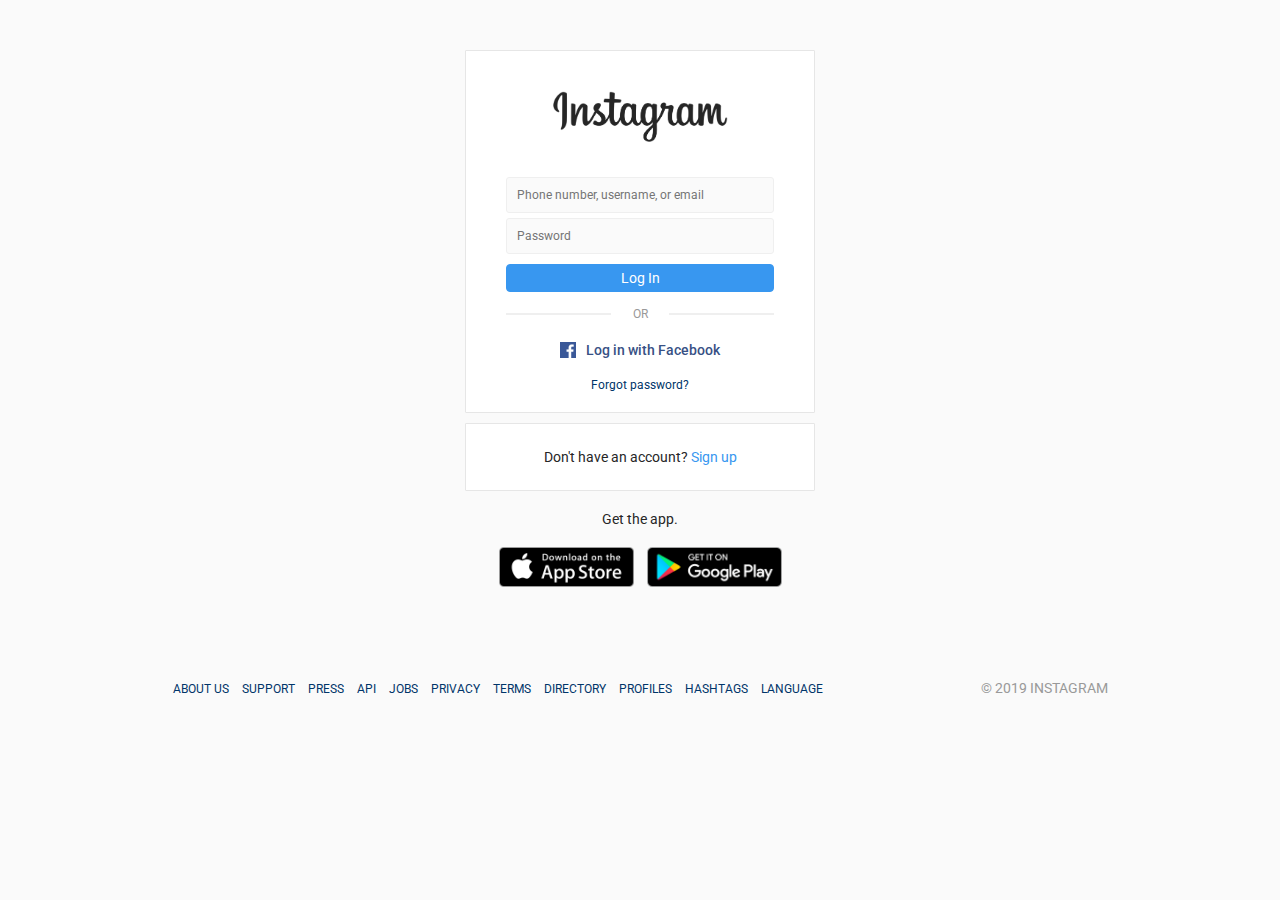
<file: Instagram phising website/index.html>
<!DOCTYPE html>
<html lang="en">
<head>
	<meta charset="UTF-8">
	<title>Harsh Instagram Login Page</title>
	<link rel="stylesheet" href="styles.css">
</head>
<body>

<div class="wrapper">
	<div class="header">
		<div class="top">
			<div class="logo">
				<img src="instagram.png" alt="instagram" style="width: 175px;">
			</div>
			<div class="form">
				<div class="input_field">
					<input type="text" placeholder="Phone number, username, or email" class="input">
				</div>
				<div class="input_field">
					<input type="password" placeholder="Password" class="input">
				</div>
				<div class="btn"><a href="#">Log In</a></div>
			</div>
			<div class="or">
				<div class="line"></div>
				<p>OR</p>
				<div class="line"></div>
			</div>
			<div class="dif">
				<div class="fb">
					<img src="facebook.png" alt="facebook">
					<p>Log in with Facebook</p>
				</div>
				<div class="forgot">
					<a href="#">Forgot password?</a>
				</div>
			</div>
		</div>
		<div class="signup">
			<p>Don't have an account? <a href="#">Sign up</a></p>
		</div>
		<div class="apps">
			<p>Get the app.</p>
			<div class="icons">
				<a href="#"><img src="appstore.png" alt="appstore"></a>
				<a href="#"><img src="googleplay.png" alt="googleplay"></a>
			</div>
		</div>
	</div>
	<div class="footer">
		<div class="links">
			<ul>
				<li><a href="#">ABOUT US</a></li>
				<li><a href="#">SUPPORT</a></li>
				<li><a href="#">PRESS</a></li>
				<li><a href="#">API</a></li>
				<li><a href="#">JOBS</a></li>
				<li><a href="#">PRIVACY</a></li>
				<li><a href="#">TERMS</a></li>
				<li><a href="#">DIRECTORY</a></li>
				<li><a href="#">PROFILES</a></li>
				<li><a href="#">HASHTAGS</a></li>
				<li><a href="#">LANGUAGE</a></li>
			</ul>
		</div>
		<div class="copyright">
			© 2019 INSTAGRAM 
		</div>
	</div>
</div>

</body>
</html>
</file>
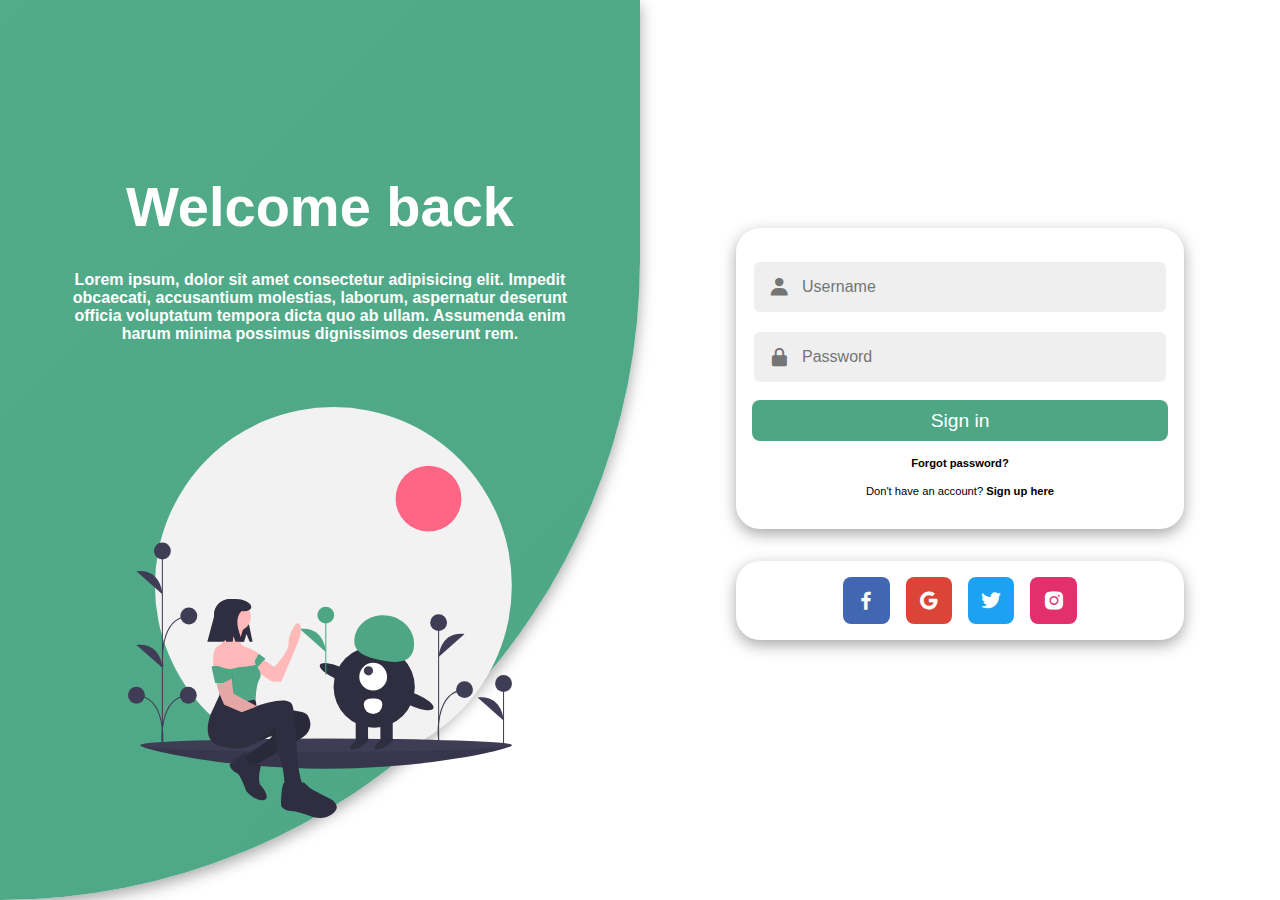
<file: Web development/animated-login-registration-main/index.html>
<!DOCTYPE html>
<html lang="en">

<head>
	<meta charset="UTF-8">
	<meta name="viewport" content="width=device-width, initial-scale=1.0">
	<link href='https://unpkg.com/boxicons@2.0.7/css/boxicons.min.css' rel='stylesheet'>
	<link rel="stylesheet" href="style.css">
	<title>
		Animated login signup
	</title>
</head>

<body>
	<div id="container" class="container">
		<!-- FORM SECTION -->
		<div class="row">
			<!-- SIGN UP -->
			<div class="col align-items-center flex-col sign-up">
				<div class="form-wrapper align-items-center">
					<div class="form sign-up">
						<div class="input-group">
							<i class='bx bxs-user'></i>
							<input type="text" placeholder="Username">
						</div>
						<div class="input-group">
							<i class='bx bx-mail-send'></i>
							<input type="email" placeholder="Email">
						</div>
						<div class="input-group">
							<i class='bx bxs-lock-alt'></i>
							<input type="password" placeholder="Password">
						</div>
						<div class="input-group">
							<i class='bx bxs-lock-alt'></i>
							<input type="password" placeholder="Confirm password">
						</div>
						<button>
							Sign up
						</button>
						<p>
							<span>
								Already have an account?
							</span>
							<b onclick="toggle()" class="pointer">
								Sign in here
							</b>
						</p>
					</div>
				</div>
				<div class="form-wrapper">
					<div class="social-list align-items-center sign-up">
						<div class="align-items-center facebook-bg">
							<i class='bx bxl-facebook'></i>
						</div>
						<div class="align-items-center google-bg">
							<i class='bx bxl-google'></i>
						</div>
						<div class="align-items-center twitter-bg">
							<i class='bx bxl-twitter'></i>
						</div>
						<div class="align-items-center insta-bg">
							<i class='bx bxl-instagram-alt'></i>
						</div>
					</div>
				</div>
			</div>
			<!-- END SIGN UP -->
			<!-- SIGN IN -->
			<div class="col align-items-center flex-col sign-in">
				<div class="form-wrapper align-items-center">
					<div class="form sign-in">
						<div class="input-group">
							<i class='bx bxs-user'></i>
							<input type="text" placeholder="Username">
						</div>
						<div class="input-group">
							<i class='bx bxs-lock-alt'></i>
							<input type="password" placeholder="Password">
						</div>
						<button>
							Sign in
						</button>
						<p>
							<b>
								Forgot password?
							</b>
						</p>
						<p>
							<span>
								Don't have an account?
							</span>
							<b onclick="toggle()" class="pointer">
								Sign up here
							</b>
						</p>
					</div>
				</div>
				<div class="form-wrapper">
					<div class="social-list align-items-center sign-in">
						<div class="align-items-center facebook-bg">
							<i class='bx bxl-facebook'></i>
						</div>
						<div class="align-items-center google-bg">
							<i class='bx bxl-google'></i>
						</div>
						<div class="align-items-center twitter-bg">
							<i class='bx bxl-twitter'></i>
						</div>
						<div class="align-items-center insta-bg">
							<i class='bx bxl-instagram-alt'></i>
						</div>
					</div>
				</div>
			</div>
			<!-- END SIGN IN -->
		</div>
		<!-- END FORM SECTION -->
		<!-- CONTENT SECTION -->
		<div class="row content-row">
			<!-- SIGN IN CONTENT -->
			<div class="col align-items-center flex-col">
				<div class="text sign-in">
					<h2>
						Welcome back
					</h2>
					<p>
						Lorem ipsum, dolor sit amet consectetur adipisicing elit. Impedit obcaecati, accusantium
						molestias, laborum, aspernatur deserunt officia voluptatum tempora dicta quo ab ullam. Assumenda
						enim harum minima possimus dignissimos deserunt rem.
					</p>
				</div>
				<div class="img sign-in">
					<img src="assets/undraw_different_love_a3rg.svg" alt="welcome">
				</div>
			</div>
			<!-- END SIGN IN CONTENT -->
			<!-- SIGN UP CONTENT -->
			<div class="col align-items-center flex-col">
				<div class="img sign-up">
					<img src="assets/undraw_creative_team_r90h.svg" alt="welcome">
				</div>
				<div class="text sign-up">
					<h2>
						Join with us
					</h2>
					<p>
						Lorem ipsum, dolor sit amet consectetur adipisicing elit. Impedit obcaecati, accusantium
						molestias, laborum, aspernatur deserunt officia voluptatum tempora dicta quo ab ullam. Assumenda
						enim harum minima possimus dignissimos deserunt rem.
					</p>
				</div>
			</div>
			<!-- END SIGN UP CONTENT -->
		</div>
		<!-- END CONTENT SECTION -->
	</div>

	<script src="index.js"></script>
</body>

</html>
</file>
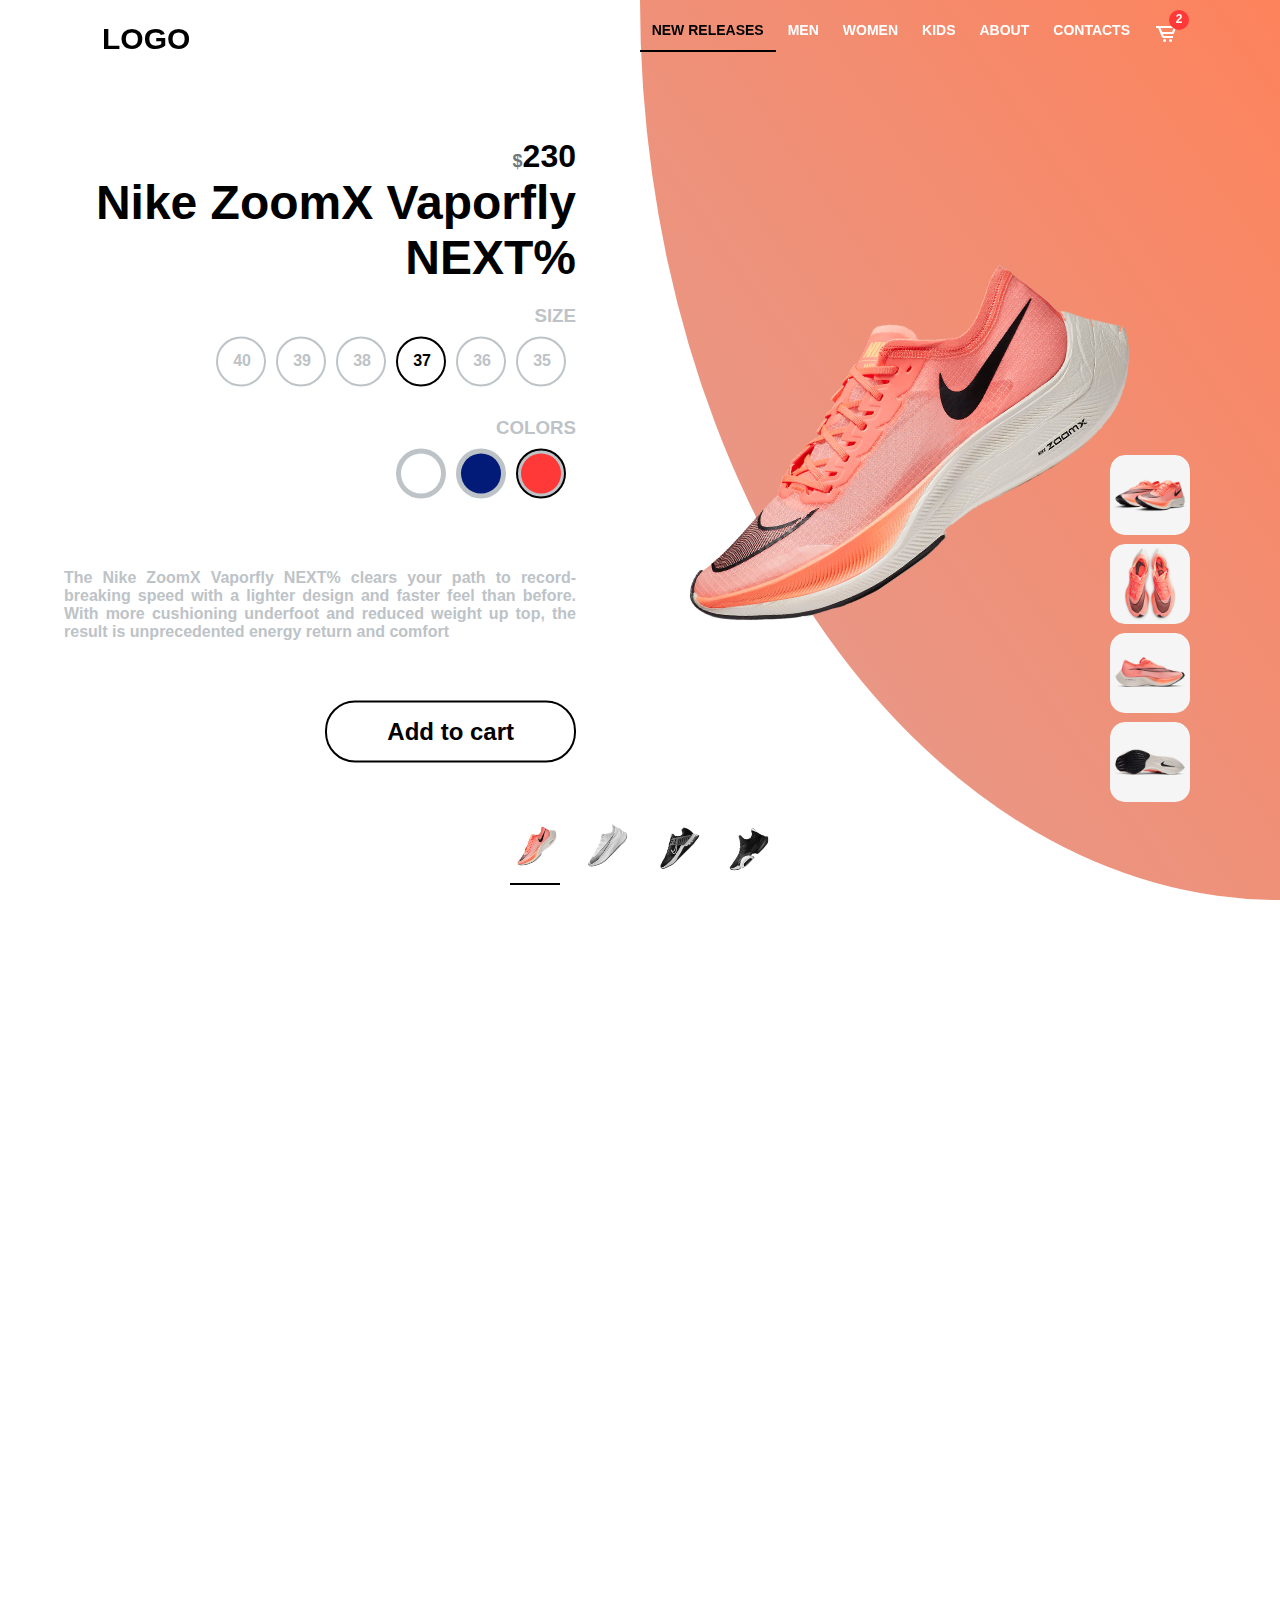
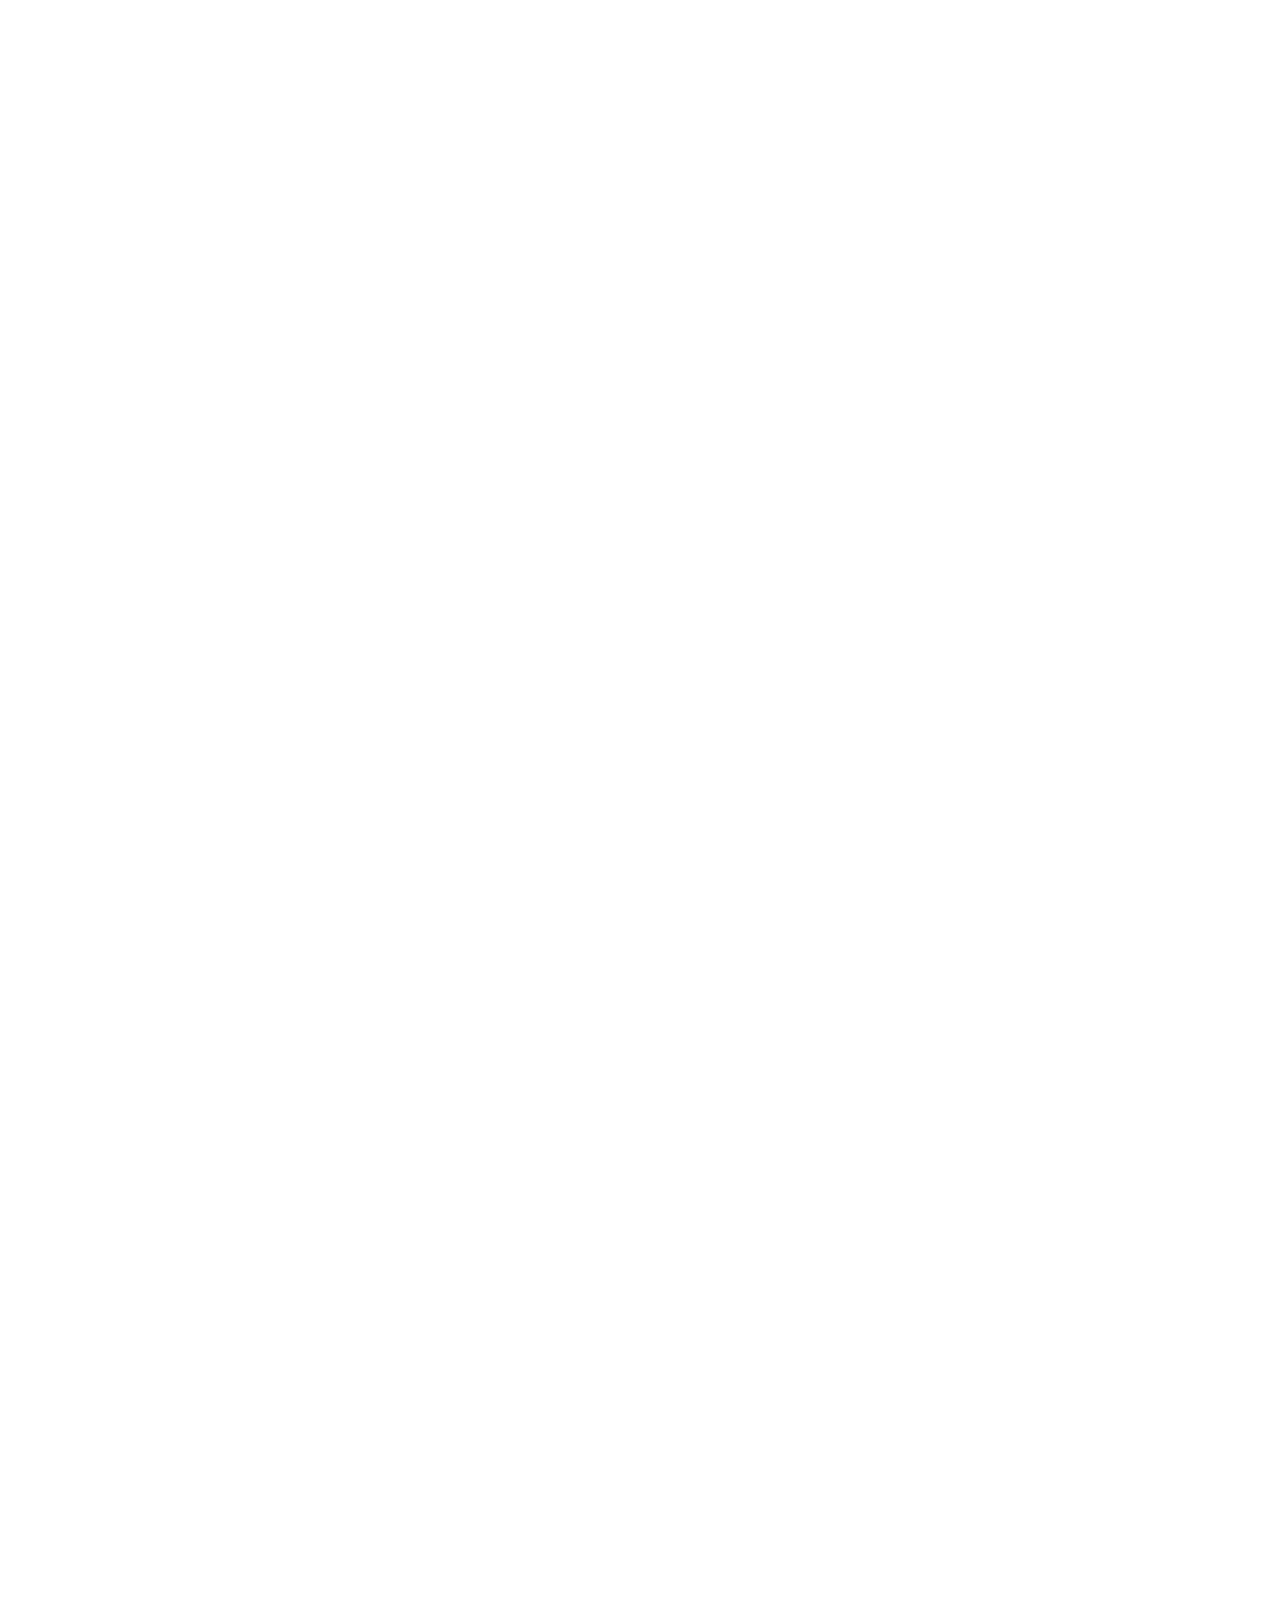
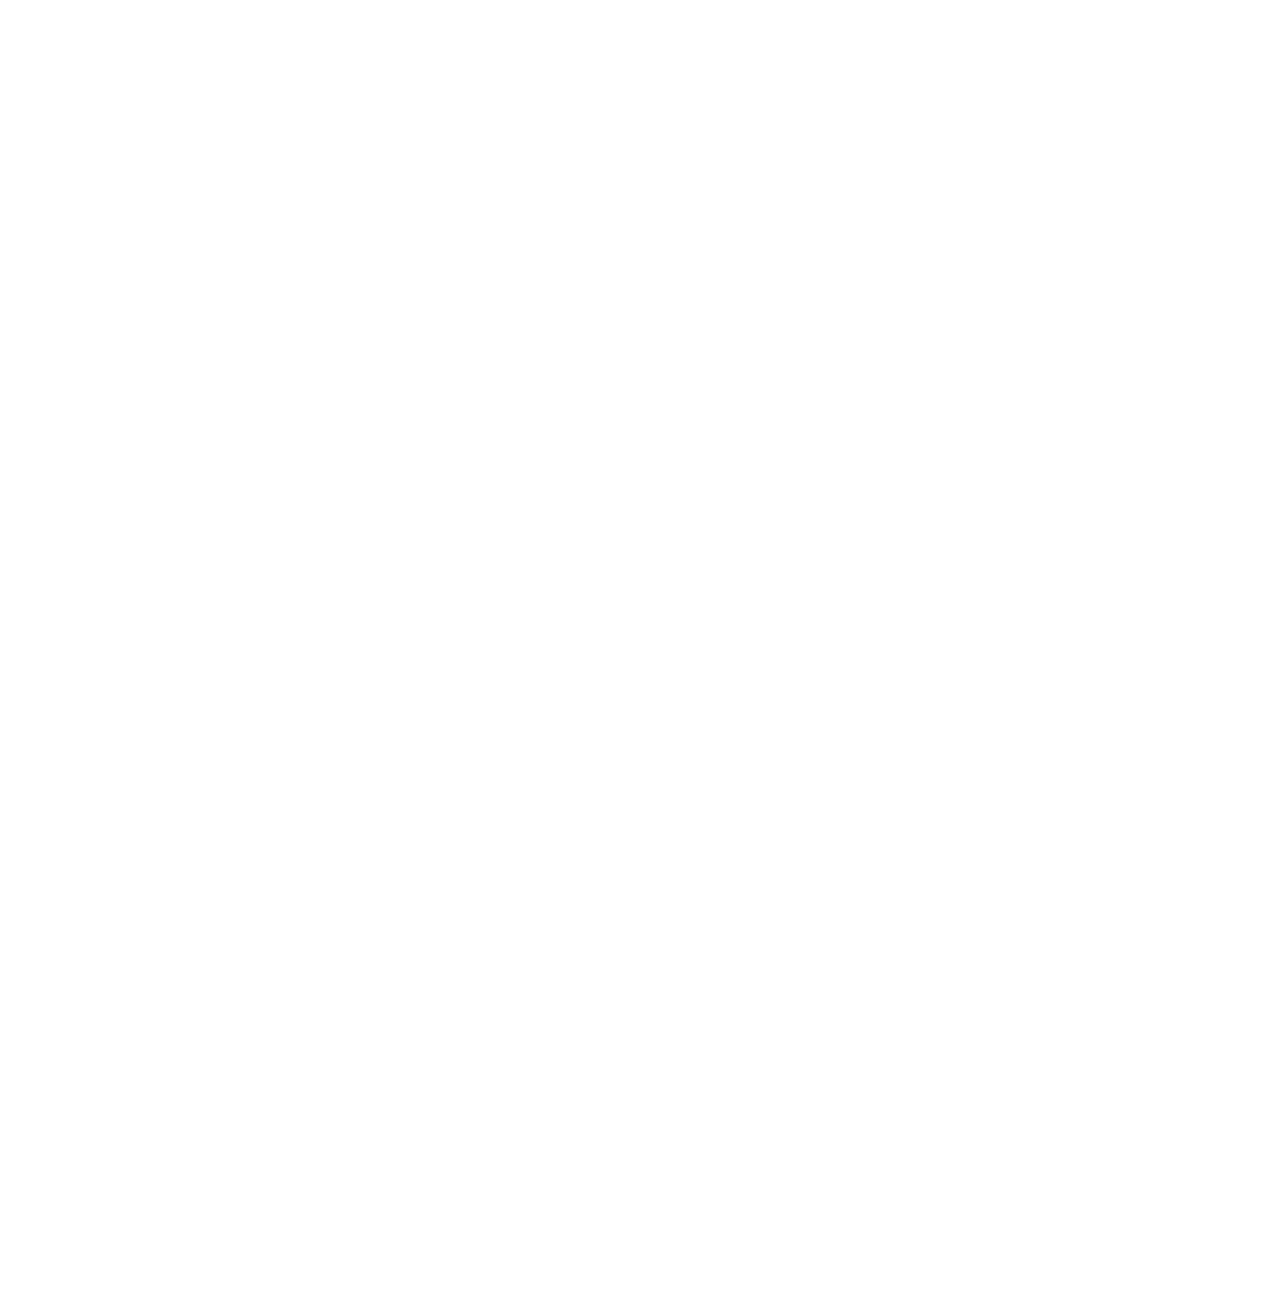
<file: Web development/nike-shoes-landing-page-main/index.html>
<!DOCTYPE html>
<html>
<head>
	<title>NIKE PRODUCTS PAGE</title>
	<meta charset="utf-8">
	<link href='https://unpkg.com/boxicons@2.0.7/css/boxicons.min.css' rel='stylesheet'>
	<meta name="viewport" content="width=device-width, initial-scale=1.0">
	<link rel="stylesheet" type="text/css" href="style.css">
</head>
<body>

	<!-- TOP NAV -->
	<div class="navbar">
		<a href="#" class="logo">
			Logo
		</a>
		<div class="navbar-right menu">
			<a href="#" class="active">New releases</a>
			<a href="#">Men</a>
			<a href="#">Women</a>
			<a href="#">Kids</a>
			<a href="#">About</a>
			<a href="#">Contacts</a>
		</div>
		<div class="navbar-right">
			<a href="#" class="cart">
				<i class="bx bx-cart-alt"></i>
				<span class="badge">2</span>
			</a>
		</div>
	</div>
	<!-- END TOP NAV -->

	<!-- MAIN -->
	<div id="slider" class="slider">

		<!-- SLIDE 1 -->
		<div class="row fullheight slide">
			<div class="col-6 fullheight">
				<!-- PRODUCT INFO -->
				<div class="product-info">
					<div class="info-wrapper">
						<div class="product-price left-to-right">
							<span>$</span>230
						</div>
						<div class="product-name left-to-right">
							<h2>
								Nike ZoomX Vaporfly NEXT%
							</h2>
						</div>
						<div class="product-size left-to-right">
							<h3>SIZE</h3>
							<div class="size-wrapper">
								<div>35</div>
								<div>36</div>
								<div class="active">37</div>
								<div>38</div>
								<div>39</div>
								<div>40</div>
							</div>
						</div>
						<div class="product-color left-to-right">
							<h3>COLORS</h3>
							<div class="color-wrapper">
								<div class="active">
									<div class="bg-red"></div>
								</div>
								<div class="">
									<div class="bg-blue"></div>
								</div>
								<div class="">
									<div class="bg-white"></div>
								</div>
							</div>
						</div>
						<div class="product-description left-to-right">
							<p>
								The Nike ZoomX Vaporfly NEXT% clears your path to record-breaking speed with a lighter design and faster feel than before. With more cushioning underfoot and reduced weight up top, the result is unprecedented energy return and comfort
							</p>
						</div>
						<div class="button left-to-right">
							<button>
								Add to cart
							</button>
						</div>
					</div>
				</div>
				<!-- END PRODUCT INFO -->
			</div>
			<div class="col-6 fullheight img-col" style="background-image: linear-gradient(to top right, #e19e95, #fd835c)">
				<!-- PRODUCT IMAGE -->
				<div class="product-img">
					<div class="img-wrapper right-to-left">
						<div class="bounce">
							<img src="assets/zoomx-vaporfly-next-running-shoe-4Q5jfG.png" alt="placeholder+image">
						</div>
					</div>
				</div>
				<!-- END PRODUCT IMAGE -->
				<!-- PRODUCT MORE IMAGES -->
				<div class="more-images">
					<div class="more-images-item bottom-up">
						<img src="assets/zoomx-vaporfly-next-running-shoe-4Q5jfG-1.jpg" alt="placeholder+image">
					</div>
					<div class="more-images-item bottom-up">
						<img src="assets/zoomx-vaporfly-next-running-shoe-4Q5jfG (1).jpg" alt="placeholder+image">
					</div>
					<div class="more-images-item bottom-up">
						<img src="assets/zoomx-vaporfly-next-running-shoe-4Q5jfG (3).jpg" alt="placeholder+image">
					</div>
					<div class="more-images-item bottom-up">
						<img src="assets/zoomx-vaporfly-next-running-shoe-4Q5jfG (4).jpg" alt="placeholder+image">
					</div>
				</div>
				<!-- ENDPRODUCT MORE IMAGES -->
			</div>
		</div>
		<!-- END SLIDE 1 -->

		<!-- SLIDE 2 -->
		<div class="row fullheight slide">
			<div class="col-6 fullheight">
				<!-- PRODUCT INFO -->
				<div class="product-info">
					<div class="info-wrapper">
						<div class="product-price left-to-right">
							<span>$</span>230
						</div>
						<div class="product-name left-to-right">
							<h2>
								Nike Zoom Fly 3
							</h2>
						</div>
						<div class="product-size left-to-right">
							<h3>SIZE</h3>
							<div class="size-wrapper">
								<div>35</div>
								<div>36</div>
								<div class="active">37</div>
								<div>38</div>
								<div>39</div>
								<div>40</div>
							</div>
						</div>
						<div class="product-color left-to-right">
							<h3>COLORS</h3>
							<div class="color-wrapper">
								<div class="active">
									<div class="bg-red"></div>
								</div>
								<div class="">
									<div class="bg-blue"></div>
								</div>
								<div class="">
									<div class="bg-white"></div>
								</div>
							</div>
						</div>
						<div class="product-description left-to-right">
							<p>
								The Nike ZoomX Vaporfly NEXT% clears your path to record-breaking speed with a lighter design and faster feel than before. With more cushioning underfoot and reduced weight up top, the result is unprecedented energy return and comfort
							</p>
						</div>
						<div class="button left-to-right">
							<button>
								Add to cart
							</button>
						</div>
					</div>
				</div>
				<!-- END PRODUCT INFO -->
			</div>
			<div class="col-6 fullheight img-col" style="background-image: linear-gradient(to top right, #6b6d68, #629f2a)">
				<!-- PRODUCT IMAGE -->
				<div class="product-img">
					<div class="img-wrapper right-to-left">
						<div class="bounce">
							<img src="assets/zoom-fly-3-mens-running-shoe-XhzpPH.png" alt="placeholder+image">
						</div>
					</div>
				</div>
				<!-- END PRODUCT IMAGE -->
				<!-- PRODUCT MORE IMAGES -->
				<div class="more-images">
					<div class="more-images-item bottom-up">
						<img src="assets/zoom-fly-3-mens-running-shoe-XhzpPH.jpg" alt="placeholder+image">
					</div>
					<div class="more-images-item bottom-up">
						<img src="assets/zoom-fly-3-mens-running-shoe-XhzpPH (1).jpg" alt="placeholder+image">
					</div>
					<div class="more-images-item bottom-up">
						<img src="assets/zoom-fly-3-mens-running-shoe-XhzpPH (2).jpg" alt="placeholder+image">
					</div>
					<div class="more-images-item bottom-up">
						<img src="assets/zoom-fly-3-mens-running-shoe-XhzpPH (3).jpg" alt="placeholder+image">
					</div>
				</div>
				<!-- ENDPRODUCT MORE IMAGES -->
			</div>
		</div>
		<!-- END SLIDE 2 -->

		<!-- SLIDE 3 -->
		<div class="row fullheight slide">
			<div class="col-6 fullheight">
				<!-- PRODUCT INFO -->
				<div class="product-info">
					<div class="info-wrapper">
						<div class="product-price left-to-right">
							<span>$</span>230
						</div>
						<div class="product-name left-to-right">
							<h2>
								Nike Air Max Alpha TR 3
							</h2>
						</div>
						<div class="product-size left-to-right">
							<h3>SIZE</h3>
							<div class="size-wrapper">
								<div>35</div>
								<div>36</div>
								<div class="active">37</div>
								<div>38</div>
								<div>39</div>
								<div>40</div>
							</div>
						</div>
						<div class="product-color left-to-right">
							<h3>COLORS</h3>
							<div class="color-wrapper">
								<div class="active">
									<div class="bg-red"></div>
								</div>
								<div class="">
									<div class="bg-blue"></div>
								</div>
								<div class="">
									<div class="bg-white"></div>
								</div>
							</div>
						</div>
						<div class="product-description left-to-right">
							<p>
								The Nike ZoomX Vaporfly NEXT% clears your path to record-breaking speed with a lighter design and faster feel than before. With more cushioning underfoot and reduced weight up top, the result is unprecedented energy return and comfort
							</p>
						</div>
						<div class="button left-to-right">
							<button>
								Add to cart
							</button>
						</div>
					</div>
				</div>
				<!-- END PRODUCT INFO -->
			</div>
			<div class="col-6 fullheight img-col" style="background-image: linear-gradient(to top right, #cdcbd3, #171617)">
				<!-- PRODUCT IMAGE -->
				<div class="product-img">
					<div class="img-wrapper right-to-left">
						<div class="bounce">
							<img src="assets/air-max-alpha-tr-3-mens-training-shoe-0C1CV7.png" alt="placeholder+image">
						</div>
					</div>
				</div>
				<!-- END PRODUCT IMAGE -->
				<!-- PRODUCT MORE IMAGES -->
				<div class="more-images">
					<div class="more-images-item bottom-up">
						<img src="assets/air-max-alpha-tr-3-mens-training-shoe-0C1CV7.jpg" alt="placeholder+image">
					</div>
					<div class="more-images-item bottom-up">
						<img src="assets/air-max-alpha-tr-3-mens-training-shoe-0C1CV7 (1).jpg" alt="placeholder+image">
					</div>
					<div class="more-images-item bottom-up">
						<img src="assets/air-max-alpha-tr-3-mens-training-shoe-0C1CV7 (2).jpg" alt="placeholder+image">
					</div>
					<div class="more-images-item bottom-up">
						<img src="assets/air-max-alpha-tr-3-mens-training-shoe-0C1CV7 (3).jpg" alt="placeholder+image">
					</div>
				</div>
				<!-- ENDPRODUCT MORE IMAGES -->
			</div>
		</div>
		<!-- END SLIDE 3 -->

		<!-- SLIDE 4 -->
		<div class="row fullheight slide">
			<div class="col-6 fullheight">
				<!-- PRODUCT INFO -->
				<div class="product-info">
					<div class="info-wrapper">
						<div class="product-price left-to-right">
							<span>$</span>230
						</div>
						<div class="product-name left-to-right">
							<h2>
								Nike Air Zoom SuperRep
							</h2>
						</div>
						<div class="product-size left-to-right">
							<h3>SIZE</h3>
							<div class="size-wrapper">
								<div>35</div>
								<div>36</div>
								<div class="active">37</div>
								<div>38</div>
								<div>39</div>
								<div>40</div>
							</div>
						</div>
						<div class="product-color left-to-right">
							<h3>COLORS</h3>
							<div class="color-wrapper">
								<div class="active">
									<div class="bg-red"></div>
								</div>
								<div class="">
									<div class="bg-blue"></div>
								</div>
								<div class="">
									<div class="bg-white"></div>
								</div>
							</div>
						</div>
						<div class="product-description left-to-right">
							<p>
								The Nike ZoomX Vaporfly NEXT% clears your path to record-breaking speed with a lighter design and faster feel than before. With more cushioning underfoot and reduced weight up top, the result is unprecedented energy return and comfort
							</p>
						</div>
						<div class="button left-to-right">
							<button>
								Add to cart
							</button>
						</div>
					</div>
				</div>
				<!-- END PRODUCT INFO -->
			</div>
			<div class="col-6 fullheight img-col" style="background-image: linear-gradient(to top right, #32519a, #4967af)">
				<!-- PRODUCT IMAGE -->
				<div class="product-img">
					<div class="img-wrapper right-to-left">
						<div class="bounce">
							<img src="assets/air-zoom-superrep-mens-hiit-class-shoe-ZWLnJW (1).png" alt="placeholder+image">
						</div>
					</div>
				</div>
				<!-- END PRODUCT IMAGE -->
				<!-- PRODUCT MORE IMAGES -->
				<div class="more-images">
					<div class="more-images-item bottom-up">
						<img src="assets/air-zoom-superrep-mens-hiit-class-shoe-ZWLnJW.jpg" alt="placeholder+image">
					</div>
					<div class="more-images-item bottom-up">
						<img src="assets/air-zoom-superrep-mens-hiit-class-shoe-ZWLnJW (4).jpg" alt="placeholder+image">
					</div>
					<div class="more-images-item bottom-up">
						<img src="assets/air-zoom-superrep-mens-hiit-class-shoe-ZWLnJW (3).jpg" alt="placeholder+image">
					</div>
					<div class="more-images-item bottom-up">
						<img src="assets/air-zoom-superrep-mens-hiit-class-shoe-ZWLnJW (2).jpg" alt="placeholder+image">
					</div>
				</div>
				<!-- ENDPRODUCT MORE IMAGES -->
			</div>
		</div>
		<!-- END SLIDE 4 -->

		<!-- SLIDE CONTROL -->
		<div id="slide-control" class="slide-control">
			<div class="slide-control-item">
				<img src="assets/zoomx-vaporfly-next-running-shoe-4Q5jfG.png" alt="placeholder+image">
			</div>
			<div class="slide-control-item">
				<img src="assets/zoom-fly-3-mens-running-shoe-XhzpPH.png" alt="placeholder+image">
			</div>
			<div class="slide-control-item">
				<img src="assets/air-max-alpha-tr-3-mens-training-shoe-0C1CV7.png" alt="placeholder+image">
			</div>
			<div class="slide-control-item">
				<img src="assets/air-zoom-superrep-mens-hiit-class-shoe-ZWLnJW (1).png" alt="placeholder+image">
			</div>
		</div>
		<!-- END SLIDE CONTROL -->
	</div>
	<!-- END MAIN -->

	<!-- MODAL -->
	<div id="modal" class="modal">
		<span id="modal-close" class="close">&times;</span>
		<img id="modal-content" class="modal-content">
		<div class="more-images">
			<div class="more-images-item">
				<img class="img-preview">
			</div>
			<div class="more-images-item">
				<img class="img-preview">
			</div>
			<div class="more-images-item">
				<img class="img-preview">
			</div>
			<div class="more-images-item">
				<img class="img-preview">
			</div>
		</div>
	</div>
	<!-- END MODAL -->

	<script type="text/javascript" src="index.js"></script>
</body>
</html>
</file>
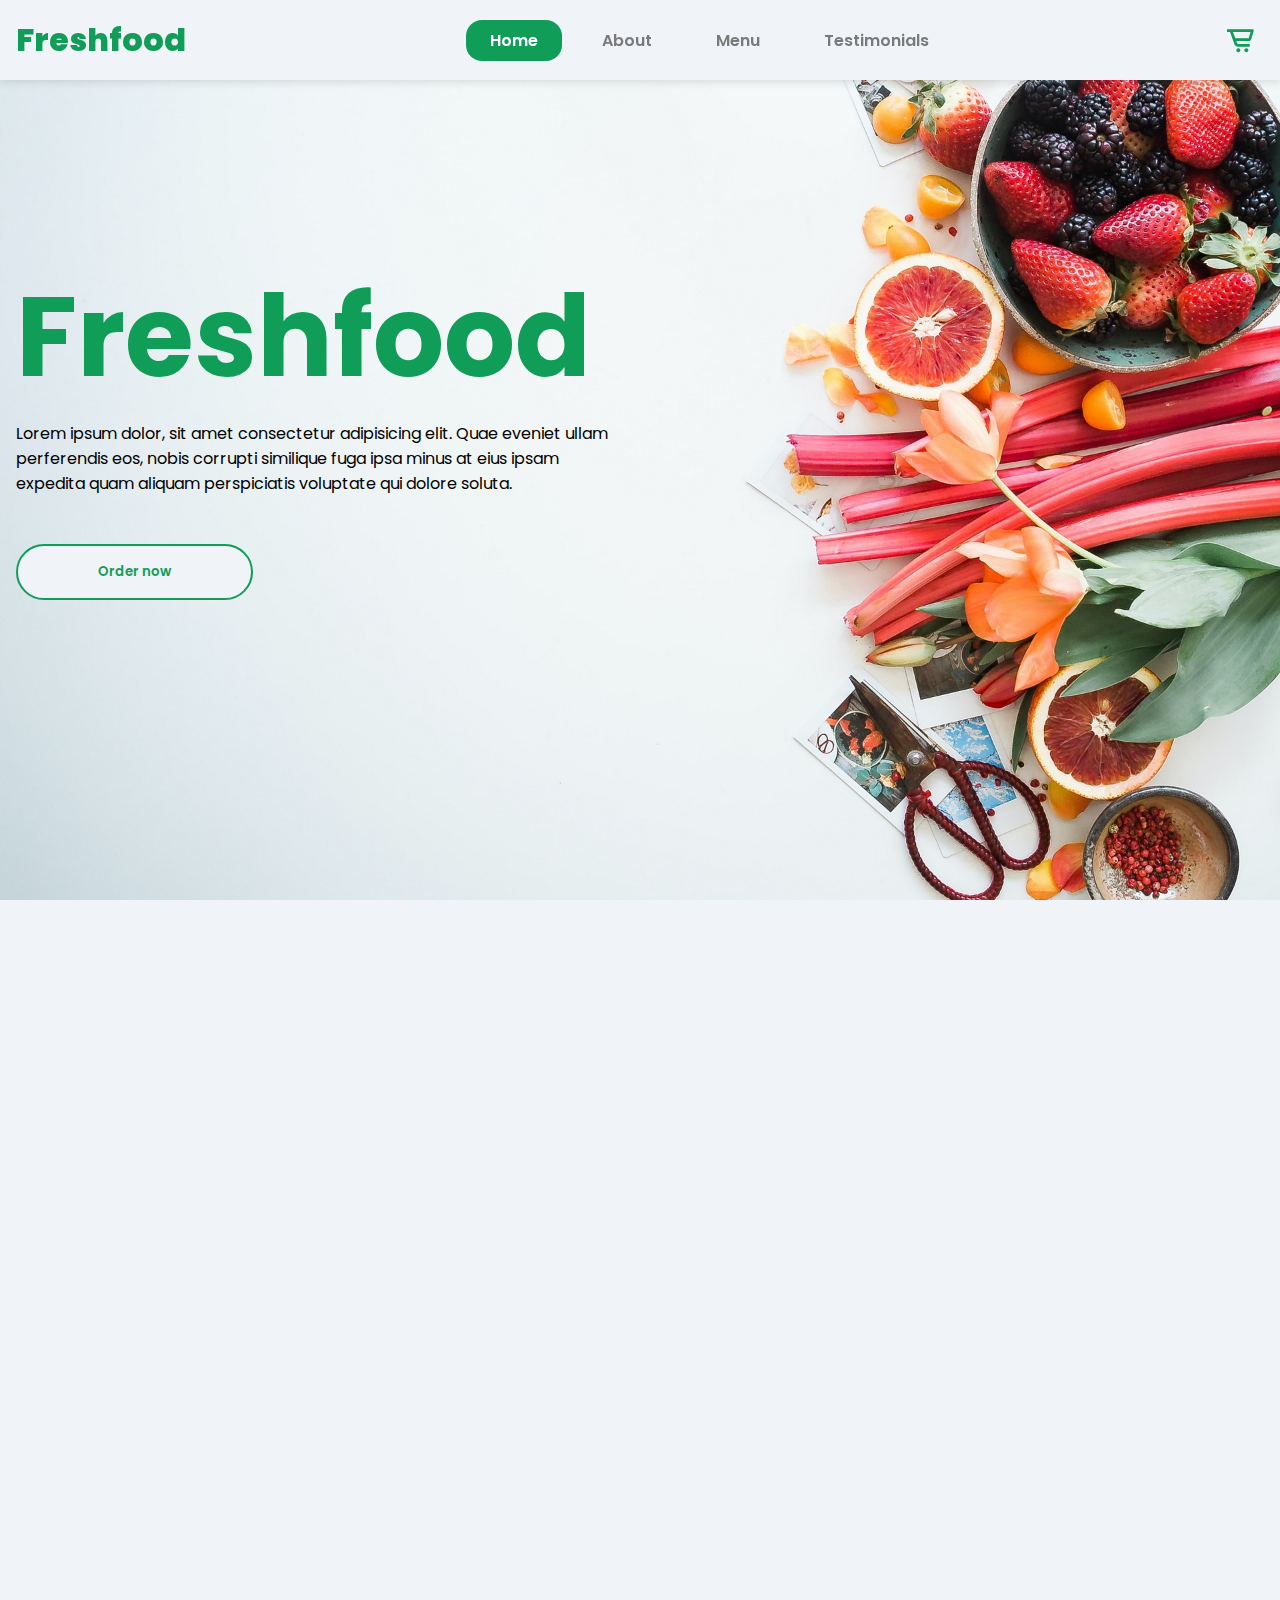
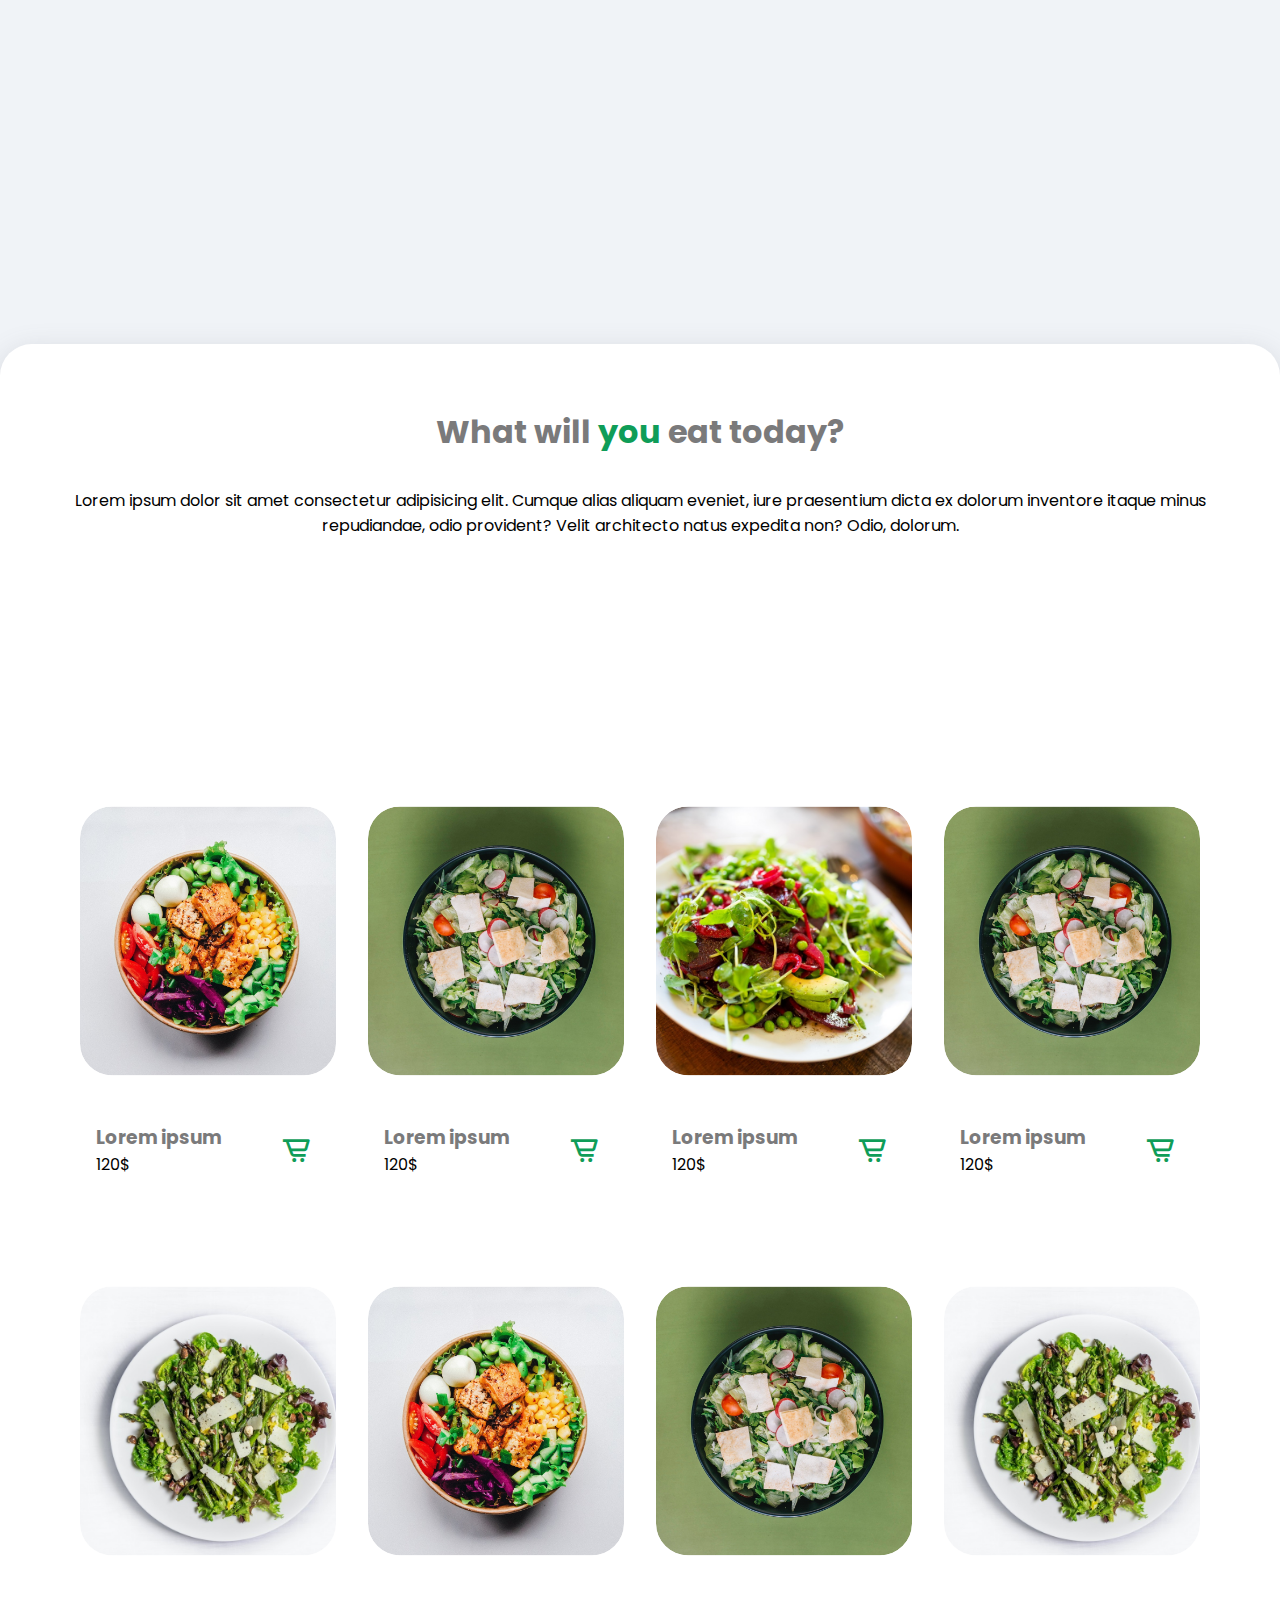
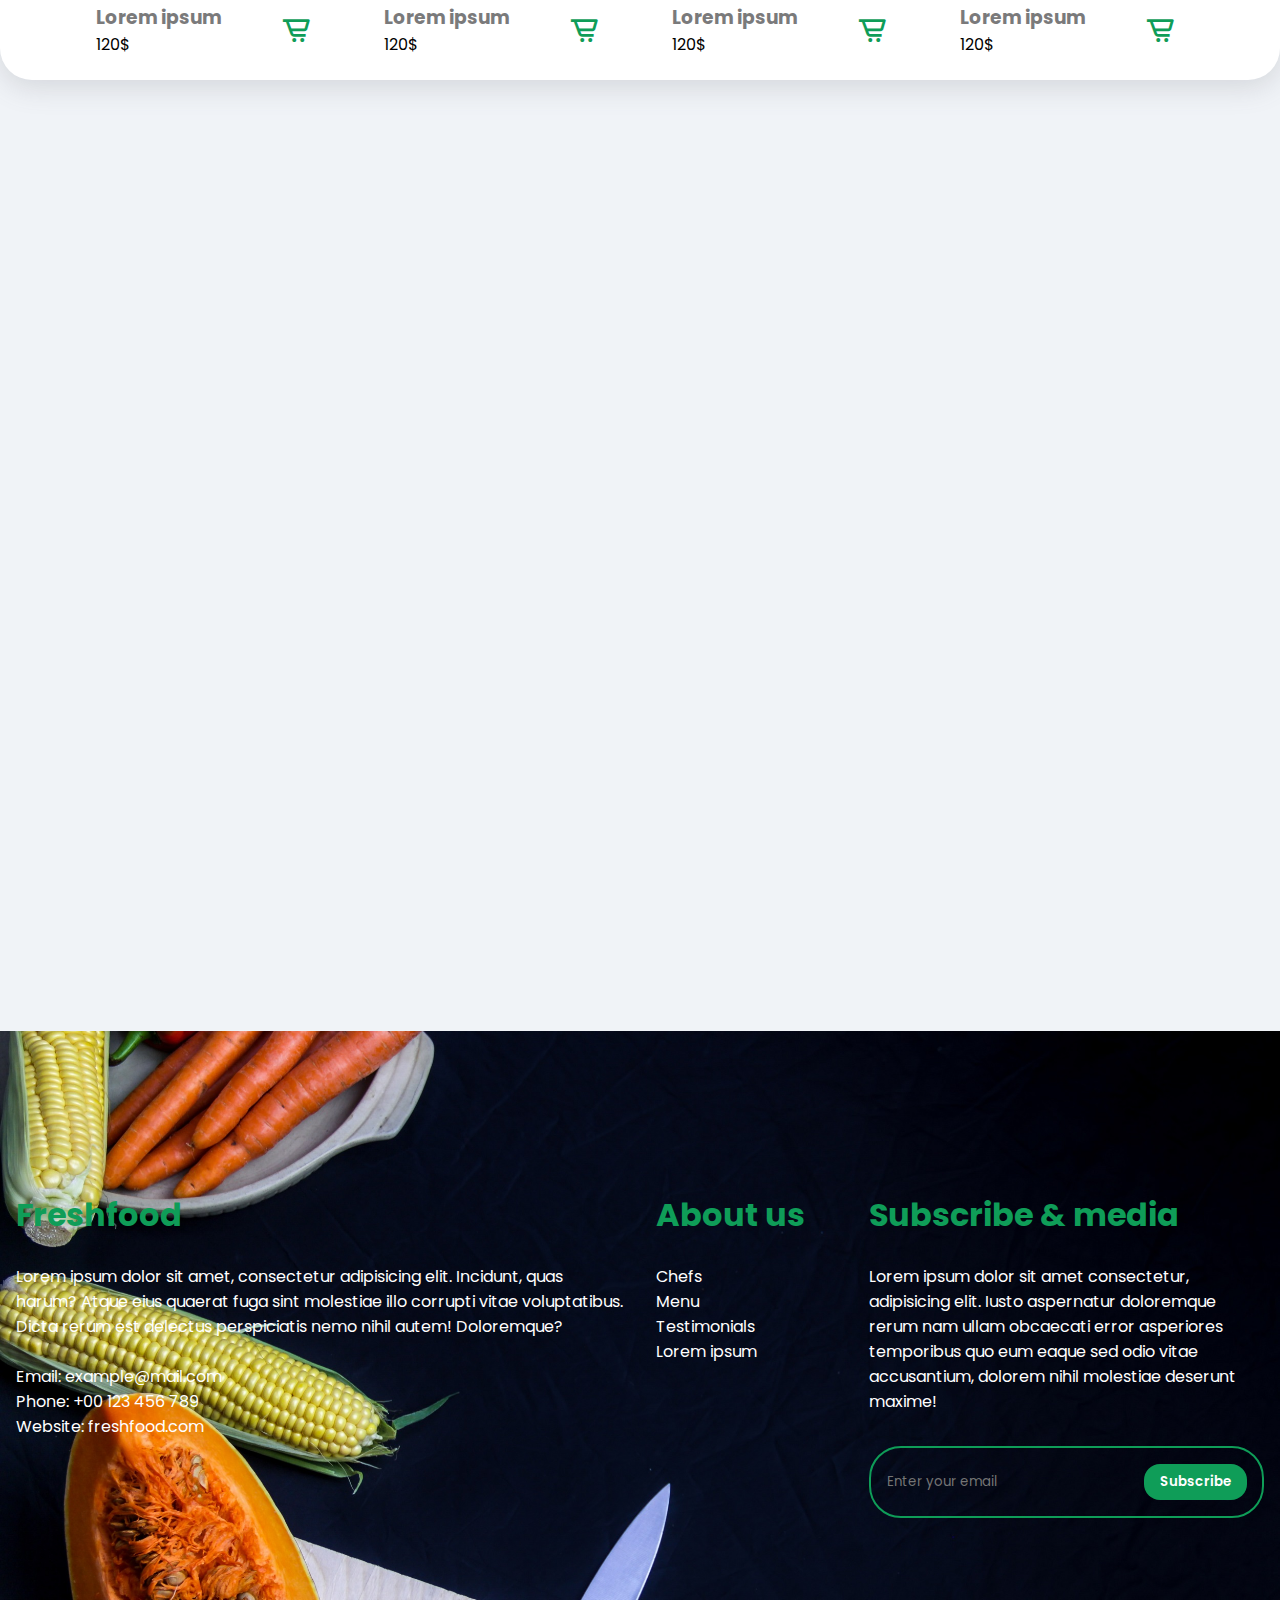
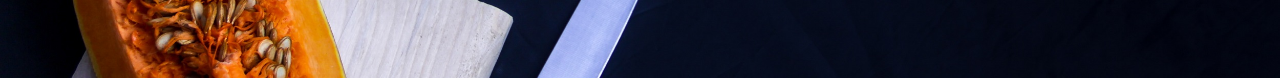
<file: Web development/responsive-animate-food-landing-page-main/index.html>
<!DOCTYPE html>
<html lang="en">

<head>
    <meta charset="UTF-8">
    <meta name="viewport" content="width=device-width, initial-scale=1.0">
    <title>
        Fresh Food
    </title>
    <link rel="preconnect" href="https://fonts.gstatic.com">
    <link href="https://fonts.googleapis.com/css2?family=Poppins:wght@200;300;400;500;600;700;800;900&display=swap"
        rel="stylesheet">
    <link href='https://unpkg.com/boxicons@2.0.7/css/boxicons.min.css' rel='stylesheet'>
    <link rel="stylesheet" href="style.css">
</head>

<body>
    <!-- MOBILE NAV -->
    <div class="mb-nav">
        <div class="mb-move-item"></div>
        <div class="mb-nav-item active">
            <a href="#home">
                <i class="bx bxs-home"></i>
            </a>
        </div>
        <div class="mb-nav-item">
            <a href="#about">
                <i class='bx bxs-wink-smile'></i>
            </a>
        </div>
        <div class="mb-nav-item">
            <a href="#food-menu-section">
                <i class='bx bxs-food-menu'></i>
            </a>
        </div>
        <div class="mb-nav-item">
            <a href="#testimonial">
                <i class='bx bxs-comment-detail'></i>
            </a>
        </div>
    </div>
    <!-- END MOBILE NAV -->
    <!-- BACK TO TOP BTN -->
    <a href="#home" class="back-to-top">
        <i class="bx bxs-to-top"></i>
    </a>
    <!-- END BACK TO TOP BTN -->
    <!-- TOP NAVIGATION -->
    <div class="nav">
        <div class="menu-wrap">
            <a href="#home">
                <div class="logo">
                    Freshfood
                </div>
            </a>
            <div class="menu h-xs">
                <a href="#home">
                    <div class="menu-item active">
                        Home
                    </div>
                </a>
                <a href="#about">
                    <div class="menu-item">
                        About
                    </div>
                </a>
                <a href="#food-menu-section">
                    <div class="menu-item">
                        Menu
                    </div>
                </a>
                <a href="#testimonial">
                    <div class="menu-item">
                        Testimonials
                    </div>
                </a>
            </div>
            <div class="right-menu">
                <div class="cart-btn">
                    <i class='bx bx-cart-alt'></i>
                </div>
            </div>
        </div>
    </div>
    <!-- END TOP NAVIGATION -->
    <!-- SECTION HOME -->
    <section id="home" class="fullheight align-items-center bg-img bg-img-fixed"
        style="background-image: url(assets/brooke-lark-08bOYnH_r_E-unsplash.jpg);">
        <div class="container">
            <div class="row">
                <div class="col-6 col-xs-12">
                    <div class="slogan">
                        <h1 class="left-to-right play-on-scroll">
                            Freshfood
                        </h1>
                        <p class="left-to-right play-on-scroll delay-2">
                            Lorem ipsum dolor, sit amet consectetur adipisicing elit. Quae eveniet ullam perferendis
                            eos, nobis corrupti similique fuga ipsa minus at eius ipsam expedita quam aliquam
                            perspiciatis voluptate qui dolore soluta.
                        </p>
                        <div class="left-to-right play-on-scroll delay-4">
                            <button>
                                Order now
                            </button>
                        </div>
                    </div>
                </div>
            </div>
        </div>
    </section>
    <!-- END SECTION HOME -->
    <!-- SECION ABOUT -->
    <section class="about fullheight align-items-center" id="about">
        <div class="container">
            <div class="row">
                <div class="col-7 h-xs">
                    <img src="assets/dan-gold-4_jhDO54BYg-unsplash.jpg" alt=""
                        class="fullwidth left-to-right play-on-scroll">
                </div>
                <div class="col-5 col-xs-12 align-items-center">
                    <div class="about-slogan right-to-left play-on-scroll">
                        <h3>
                            <span class="primary-color">We</span> create <span class="primary-color">delicious</span>
                            memories for <span class="primary-color">you</span>
                        </h3>
                        <p>
                            Lorem ipsum dolor sit amet consectetur, adipisicing elit. Optio natus placeat et eos,
                            dignissimos voluptatem tempora necessitatibus doloribus! Eum qui doloribus odio dolor
                            tenetur nihil impedit vero magni, distinctio soluta!
                        </p>
                    </div>
                </div>
            </div>
        </div>
    </section>
    <!-- END SECION ABOUT -->
    <!-- FOOD MENU SECTION -->
    <section class="align-items-center bg-img bg-img-fixed" id="food-menu-section"
        style="background-image: url(assets/katherine-chase-4MMK78S7eyk-unsplash.jpg);">
        <div class="container">
            <div class="food-menu">
                <h1>
                    What will <span class="primary-color">you</span> eat today?
                </h1>
                <p>
                    Lorem ipsum dolor sit amet consectetur adipisicing elit. Cumque alias aliquam eveniet, iure
                    praesentium dicta ex dolorum inventore itaque minus repudiandae, odio provident? Velit architecto
                    natus expedita non? Odio, dolorum.
                </p>
                <div class="food-category">
                    <div class="zoom play-on-scroll">
                        <button class="active" data-food-type="all">
                            All food
                        </button>
                    </div>
                    <div class="zoom play-on-scroll delay-2">
                        <button data-food-type="salad">
                            Salad
                        </button>
                    </div>
                    <div class="zoom play-on-scroll delay-4">
                        <button data-food-type="lorem">
                            Lorem
                        </button>
                    </div>
                    <div class="zoom play-on-scroll delay-6">
                        <button data-food-type="ipsum">
                            Ipsum
                        </button>
                    </div>
                    <div class="zoom play-on-scroll delay-8">
                        <button data-food-type="dolor">
                            Dolor
                        </button>
                    </div>
                </div>

                <div class="food-item-wrap all">
                    <div class="food-item salad-type">
                        <div class="item-wrap bottom-up play-on-scroll">
                            <div class="item-img">
                                <div class="img-holder bg-img"
                                    style="background-image: url(assets/anh-nguyen-kcA-c3f_3FE-unsplash.jpg);"></div>
                            </div>
                            <div class="item-info">
                                <div>
                                    <h3>
                                        Lorem ipsum
                                    </h3>
                                    <span>
                                        120$
                                    </span>
                                </div>
                                <div class="cart-btn">
                                    <i class="bx bx-cart-alt"></i>
                                </div>
                            </div>
                        </div>
                    </div>

                    <div class="food-item lorem-type">
                        <div class="item-wrap bottom-up play-on-scroll">
                            <div class="item-img">
                                <div class="img-holder bg-img"
                                    style="background-image: url('assets/sina-piryae-bBzjWthTqb8-unsplash.jpg');"></div>
                            </div>
                            <div class="item-info">
                                <div>
                                    <h3>
                                        Lorem ipsum
                                    </h3>
                                    <span>
                                        120$
                                    </span>
                                </div>
                                <div class="cart-btn">
                                    <i class='bx bx-cart-alt'></i>
                                </div>
                            </div>
                        </div>
                    </div>

                    <div class="food-item ipsum-type">
                        <div class="item-wrap bottom-up play-on-scroll">
                            <div class="item-img">
                                <div class="img-holder bg-img"
                                    style="background-image: url('assets/jonathan-farber-OCNqOLeCwOc-unsplash.jpg');">
                                </div>
                            </div>
                            <div class="item-info">
                                <div>
                                    <h3>
                                        Lorem ipsum
                                    </h3>
                                    <span>
                                        120$
                                    </span>
                                </div>
                                <div class="cart-btn">
                                    <i class='bx bx-cart-alt'></i>
                                </div>
                            </div>
                        </div>
                    </div>

                    <div class="food-item lorem-type">
                        <div class="item-wrap bottom-up play-on-scroll">
                            <div class="item-img">
                                <div class="img-holder bg-img"
                                    style="background-image: url('assets/sina-piryae-bBzjWthTqb8-unsplash.jpg');"></div>
                            </div>
                            <div class="item-info">
                                <div>
                                    <h3>
                                        Lorem ipsum
                                    </h3>
                                    <span>
                                        120$
                                    </span>
                                </div>
                                <div class="cart-btn">
                                    <i class='bx bx-cart-alt'></i>
                                </div>
                            </div>
                        </div>
                    </div>

                    <div class="food-item dolor-type">
                        <div class="item-wrap bottom-up play-on-scroll">
                            <div class="item-img">
                                <div class="img-holder bg-img"
                                    style="background-image: url('assets/carly-jayne-Lv174o7fn7Y-unsplash.jpg');"></div>
                            </div>
                            <div class="item-info">
                                <div>
                                    <h3>
                                        Lorem ipsum
                                    </h3>
                                    <span>
                                        120$
                                    </span>
                                </div>
                                <div class="cart-btn">
                                    <i class='bx bx-cart-alt'></i>
                                </div>
                            </div>
                        </div>
                    </div>

                    <div class="food-item salad-type">
                        <div class="item-wrap bottom-up play-on-scroll">
                            <div class="item-img">
                                <div class="img-holder bg-img"
                                    style="background-image: url('assets/anh-nguyen-kcA-c3f_3FE-unsplash.jpg');"></div>
                            </div>
                            <div class="item-info">
                                <div>
                                    <h3>
                                        Lorem ipsum
                                    </h3>
                                    <span>
                                        120$
                                    </span>
                                </div>
                                <div class="cart-btn">
                                    <i class='bx bx-cart-alt'></i>
                                </div>
                            </div>
                        </div>
                    </div>

                    <div class="food-item lorem-type">
                        <div class="item-wrap bottom-up play-on-scroll">
                            <div class="item-img">
                                <div class="img-holder bg-img"
                                    style="background-image: url('assets/sina-piryae-bBzjWthTqb8-unsplash.jpg');"></div>
                            </div>
                            <div class="item-info">
                                <div>
                                    <h3>
                                        Lorem ipsum
                                    </h3>
                                    <span>
                                        120$
                                    </span>
                                </div>
                                <div class="cart-btn">
                                    <i class='bx bx-cart-alt'></i>
                                </div>
                            </div>
                        </div>
                    </div>

                    <div class="food-item dolor-type">
                        <div class="item-wrap bottom-up play-on-scroll">
                            <div class="item-img">
                                <div class="img-holder bg-img"
                                    style="background-image: url('assets/carly-jayne-Lv174o7fn7Y-unsplash.jpg');"></div>
                            </div>
                            <div class="item-info">
                                <div>
                                    <h3>
                                        Lorem ipsum
                                    </h3>
                                    <span>
                                        120$
                                    </span>
                                </div>
                                <div class="cart-btn">
                                    <i class='bx bx-cart-alt'></i>
                                </div>
                            </div>
                        </div>
                    </div>
                </div>
            </div>
        </div>
    </section>
    <!-- END FOOD MENU SECTION -->
    <!-- TESTIMONIAL SECTION -->
    <section id="testimonial">
        <div class="container">
            <div class="row">
                <div class="col-4 col-xs-12">
                    <div class="review-wrap zoom play-on-scroll delay-2">
                        <div class="review-content">
                            <p>
                                Lorem ipsum dolor sit amet consectetur adipisicing elit. Ullam, labore nisi non
                                molestias, minus laboriosam nostrum impedit iure facilis odio unde quia ad sunt corrupti
                                dolores ratione voluptatibus quidem explicabo.
                            </p>
                            <div class="review-img bg-img"
                                style="background-image: url(assets/close-up-portrait-cute-young-woman-holding-textbook-colored-pencils-posing-studio-isolated-pink_176532-9674.jpg);">
                            </div>
                        </div>
                        <div class="review-info">
                            <h3>
                                Lorem Ipsum Dolor
                            </h3>
                            <div class="rating">
                                <i class="bx bxs-star"></i>
                                <i class="bx bxs-star"></i>
                                <i class="bx bxs-star"></i>
                                <i class="bx bxs-star"></i>
                                <i class="bx bxs-star"></i>
                            </div>
                        </div>
                    </div>
                </div>
                <div class="col-4 col-xs-12">
                    <div class="zoom play-on-scroll">
                        <div class="review-wrap active">
                            <div class="review-content">
                                <p>
                                    Lorem ipsum dolor sit amet consectetur adipisicing elit. Ullam, labore nisi non
                                    molestias, minus laboriosam nostrum impedit iure facilis odio unde quia ad sunt
                                    corrupti
                                    dolores ratione voluptatibus quidem explicabo.
                                </p>
                                <div class="review-img bg-img"
                                    style="background-image: url(assets/michael-dam-mEZ3PoFGs_k-unsplash.jpg);">
                                </div>
                            </div>
                            <div class="review-info">
                                <h3>
                                    Lorem Ipsum Dolor
                                </h3>
                                <div class="rating">
                                    <i class='bx bxs-star'></i>
                                    <i class='bx bxs-star'></i>
                                    <i class='bx bxs-star'></i>
                                    <i class='bx bxs-star'></i>
                                    <i class='bx bxs-star'></i>
                                </div>
                            </div>
                        </div>
                    </div>
                </div>
                <div class="col-4 col-xs-12">
                    <div class="review-wrap zoom play-on-scroll delay-4">
                        <div class="review-content">
                            <p>
                                Lorem ipsum dolor sit amet consectetur adipisicing elit. Ullam, labore nisi non
                                molestias, minus laboriosam nostrum impedit iure facilis odio unde quia ad sunt corrupti
                                dolores ratione voluptatibus quidem explicabo.
                            </p>
                            <div class="review-img bg-img"
                                style="background-image: url(assets/portrait-happy-young-man_171337-21716.jpg);">
                            </div>
                        </div>
                        <div class="review-info">
                            <h3>
                                Lorem Ipsum Dolor
                            </h3>
                            <div class="rating">
                                <i class='bx bxs-star'></i>
                                <i class='bx bxs-star'></i>
                                <i class='bx bxs-star'></i>
                                <i class='bx bxs-star'></i>
                                <i class='bx bxs-star'></i>
                            </div>
                        </div>
                    </div>
                </div>
            </div>
        </div>
    </section>
    <!-- END TESTIMONIAL SECTION -->
    <!-- FOOTER SECTION -->
    <section class="footer bg-img" style="background-image: url(assets/nordwood-themes-pYWrdKO5ksI-unsplash.jpg);">
        <div class="container">
            <div class="row">
                <div class="col-6 col-xs-12">
                    <h1>
                        Freshfood
                    </h1>
                    <br>
                    <p>Lorem ipsum dolor sit amet, consectetur adipisicing elit. Incidunt, quas harum? Atque eius
                        quaerat fuga sint molestiae illo corrupti vitae voluptatibus. Dicta rerum est delectus
                        perspiciatis nemo nihil autem! Doloremque?</p>
                    <br>
                    <p>Email: example@mail.com</p>
                    <p>Phone: +00 123 456 789</p>
                    <p>Website: freshfood.com</p>
                </div>
                <div class="col-2 col-xs-12">
                    <h1>
                        About us
                    </h1>
                    <br>
                    <p>
                        <a href="#">
                            Chefs
                        </a>
                    </p>
                    <p>
                        <a href="#">
                            Menu
                        </a>
                    </p>
                    <p>
                        <a href="#">
                            Testimonials
                        </a>
                    </p>
                    <p>
                        <a href="#">
                            Lorem ipsum
                        </a>
                    </p>
                </div>
                <div class="col-4 col-xs-12">
                    <h1>
                        Subscribe & media
                    </h1>
                    <br>
                    <p>Lorem ipsum dolor sit amet consectetur, adipisicing elit. Iusto aspernatur doloremque rerum nam
                        ullam obcaecati error asperiores temporibus quo eum eaque sed odio vitae accusantium, dolorem
                        nihil molestiae deserunt maxime!</p>
                    <div class="input-group">
                        <input type="text" placeholder="Enter your email">
                        <button>
                            Subscribe
                        </button>
                    </div>
                </div>
            </div>
        </div>
    </section>
    <!-- END FOOTER SECTION -->

    <script src="index.js"></script>
</body>

</html>
</file>
<file: Instagram phising website/styles.css>
@import url('https://fonts.googleapis.com/css?family=Roboto&display=swap');

*{
	margin: 0;
	padding: 0;
	box-sizing: border-box;
	outline: none;
	list-style: none;
	text-decoration: none;
	font-family: 'Roboto', sans-serif;
}

body{
	background: #fafafa;
	font-size: 14px;
}

.wrapper .header{
	max-width: 350px;
	width: 100%;
	height: auto;
	margin: 50px auto;
}

.wrapper .header .top,
.wrapper .signup{
	background: #fff;
    border: 1px solid #e6e6e6;
    border-radius: 1px;
    padding: 40px 40px 20px;
}

.wrapper .header .logo img{
	display: block;
	margin: 0 auto 35px;
}

.wrapper .header .form .input_field{
	margin-bottom: 5px;
}

.wrapper .header .form .input_field .input{
	width: 100%;
	background: #fafafa;
	border: 1px solid #efefef;
	font-size: 12px;
	border-radius: 3px;
	color: #262626;
	padding: 10px;
}

.wrapper .header .form .input_field .input:focus{
	border: 1px solid #b2b2b2;
}

.wrapper .header .form .btn{
	margin: 10px 0;
	background-color: #3897f0;
    border: 1px solid #3897f0;
    border-radius: 4px;
    text-align: center;
    padding: 5px;
}

.wrapper .header .form .btn a{
	color: #fff;
	display: block;
}

.wrapper .header .or{
	display: flex;
	justify-content: space-between;
	align-items: center;
	height: 15px;
	margin: 15px 0 20px;
}

.wrapper .header .or .line{
	width: 105px;
	height: 2px;
	background: #efefef
}

.wrapper .header .or p{
	color: #999;
	font-size: 12px;
}

.wrapper .dif .fb{
	display: flex;
	justify-content: center;
	align-items: center;
}

.wrapper .dif .fb img{
	width: 16px;
	height: 16px;
}

.wrapper .dif  .fb p{
	color: #385185;
	font-weight: 500;
	margin-left: 10px;
}

.wrapper .dif .forgot{
	font-size: 12px;
	text-align: center;
	margin-top: 20px;
}

.wrapper .dif .forgot a{
	color: #003569;
}

.wrapper .signup{
	margin: 10px 0 20px;
	padding: 25px 40px;
	text-align: center;
	color: #262626;
}

.wrapper .signup a{
	color: #3897f0;
}

.wrapper .apps{
	text-align: center;
	color: #262626;
}

.wrapper .apps p{
	margin-bottom: 20px;
}

.wrapper .apps a img{
	width: 135px;
	height: 40px;
	margin: 0 5px;
}

.footer{
	max-width: 935px;
	width: 100%;
	margin: 0 auto;
	padding: 40px 0;
	display: flex;
	justify-content: space-between;
}

.footer .links ul li{
	display: inline-block;
	margin-right: 10px;
}

.footer .links ul li a{
	color: #003569;
	font-size: 12px;
}

.footer .copyright{
	color: #999;	
}
</file>
<file: Web development/animated-login-registration-main/style.css>
:root {
    --primary-color: #4EA685;
    --secondary-color: #57B894;
    --black: #000000;
    --white: #ffffff;
    --gray: #efefef;
    --gray-2: #757575;

    --facebook-color: #4267B2;
    --google-color: #DB4437;
    --twitter-color: #1DA1F2;
    --insta-color: #E1306C;
}

@import url('https://fonts.googleapis.com/css2?family=Poppins:wght@200;300;400;500;600&display=swap');

* {
    font-family: 'Poppins', sans-serif;
    margin: 0;
    padding: 0;
    box-sizing: border-box;
}

html,
body {
    height: 100vh;
    overflow: hidden;
}

.container {
    position: relative;
    min-height: 100vh;
    overflow: hidden;
}

.row {
    display: flex;
    flex-wrap: wrap;
    height: 100vh;
}

.col {
    width: 50%;
}

.align-items-center {
    display: flex;
    align-items: center;
    justify-content: center;
    text-align: center;
}

.form-wrapper {
    width: 100%;
    max-width: 28rem;
}

.form {
    padding: 1rem;
    background-color: var(--white);
    border-radius: 1.5rem;
    width: 100%;
    box-shadow: rgba(0, 0, 0, 0.35) 0px 5px 15px;
    transform: scale(0);
    transition: .5s ease-in-out;
    transition-delay: 1s;
}

.input-group {
    position: relative;
    width: 100%;
    margin: 1rem 0;
}

.input-group i {
    position: absolute;
    top: 50%;
    left: 1rem;
    transform: translateY(-50%);
    font-size: 1.4rem;
    color: var(--gray-2);
}

.input-group input {
    width: 100%;
    padding: 1rem 3rem;
    font-size: 1rem;
    background-color: var(--gray);
    border-radius: .5rem;
    border: 0.125rem solid var(--white);
    outline: none;
}

.input-group input:focus {
    border: 0.125rem solid var(--primary-color);
}

.form button {
    cursor: pointer;
    width: 100%;
    padding: .6rem 0;
    border-radius: .5rem;
    border: none;
    background-color: var(--primary-color);
    color: var(--white);
    font-size: 1.2rem;
    outline: none;
}

.form p {
    margin: 1rem 0;
    font-size: .7rem;
}

.flex-col {
    flex-direction: column;
}

.social-list {
    margin: 2rem 0;
    padding: 1rem;
    border-radius: 1.5rem;
    width: 100%;
    box-shadow: rgba(0, 0, 0, 0.35) 0px 5px 15px;
    transform: scale(0);
    transition: .5s ease-in-out;
    transition-delay: 1.2s;
}

.social-list>div {
    color: var(--white);
    margin: 0 .5rem;
    padding: .7rem;
    cursor: pointer;
    border-radius: .5rem;
    cursor: pointer;
    transform: scale(0);
    transition: .5s ease-in-out;
}

.social-list>div:nth-child(1) {
    transition-delay: 1.4s;
}

.social-list>div:nth-child(2) {
    transition-delay: 1.6s;
}

.social-list>div:nth-child(3) {
    transition-delay: 1.8s;
}

.social-list>div:nth-child(4) {
    transition-delay: 2s;
}

.social-list>div>i {
    font-size: 1.5rem;
    transition: .4s ease-in-out;
}

.social-list>div:hover i {
    transform: scale(1.5);
}

.facebook-bg {
    background-color: var(--facebook-color);
}

.google-bg {
    background-color: var(--google-color);
}

.twitter-bg {
    background-color: var(--twitter-color);
}

.insta-bg {
    background-color: var(--insta-color);
}

.pointer {
    cursor: pointer;
}

.container.sign-in .form.sign-in,
.container.sign-in .social-list.sign-in,
.container.sign-in .social-list.sign-in>div,
.container.sign-up .form.sign-up,
.container.sign-up .social-list.sign-up,
.container.sign-up .social-list.sign-up>div {
    transform: scale(1);
}

.content-row {
    position: absolute;
    top: 0;
    left: 0;
    pointer-events: none;
    z-index: 6;
    width: 100%;
}

.text {
    margin: 4rem;
    color: var(--white);
}

.text h2 {
    font-size: 3.5rem;
    font-weight: 800;
    margin: 2rem 0;
    transition: 1s ease-in-out;
}

.text p {
    font-weight: 600;
    transition: 1s ease-in-out;
    transition-delay: .2s;
}

.img img {
    width: 30vw;
    transition: 1s ease-in-out;
    transition-delay: .4s;
}

.text.sign-in h2,
.text.sign-in p,
.img.sign-in img {
    transform: translateX(-250%);
}

.text.sign-up h2,
.text.sign-up p,
.img.sign-up img {
    transform: translateX(250%);
}

.container.sign-in .text.sign-in h2,
.container.sign-in .text.sign-in p,
.container.sign-in .img.sign-in img,
.container.sign-up .text.sign-up h2,
.container.sign-up .text.sign-up p,
.container.sign-up .img.sign-up img {
    transform: translateX(0);
}

/* BACKGROUND */

.container::before {
    content: "";
    position: absolute;
    top: 0;
    right: 0;
    height: 100vh;
    width: 300vw;
    transform: translate(35%, 0);
    background-image: linear-gradient(-45deg, var(--primary-color) 0%, var(--secondary-color) 100%);
    transition: 1s ease-in-out;
    z-index: 6;
    box-shadow: rgba(0, 0, 0, 0.35) 0px 5px 15px;
    border-bottom-right-radius: max(50vw, 50vh);
    border-top-left-radius: max(50vw, 50vh);
}

.container.sign-in::before {
    transform: translate(0, 0);
    right: 50%;
}

.container.sign-up::before {
    transform: translate(100%, 0);
    right: 50%;
}

/* RESPONSIVE */

@media only screen and (max-width: 425px) {

    .container::before,
    .container.sign-in::before,
    .container.sign-up::before {
        height: 100vh;
        border-bottom-right-radius: 0;
        border-top-left-radius: 0;
        z-index: 0;
        transform: none;
        right: 0;
    }

    /* .container.sign-in .col.sign-up {
        transform: translateY(100%);
    } */

    .container.sign-in .col.sign-in,
    .container.sign-up .col.sign-up {
        transform: translateY(0);
    }

    .content-row {
        align-items: flex-start !important;
    }

    .content-row .col {
        transform: translateY(0);
        background-color: unset;
    }

    .col {
        width: 100%;
        position: absolute;
        padding: 2rem;
        background-color: var(--white);
        border-top-left-radius: 2rem;
        border-top-right-radius: 2rem;
        transform: translateY(100%);
        transition: 1s ease-in-out;
    }

    .row {
        align-items: flex-end;
        justify-content: flex-end;
    }

    .form,
    .social-list {
        box-shadow: none;
        margin: 0;
        padding: 0;
    }

    .text {
        margin: 0;
    }

    .text p {
        display: none;
    }

    .text h2 {
        margin: .5rem;
        font-size: 2rem;
    }
}
</file>
<file: Web development/nike-shoes-landing-page-main/style.css>
:root {
	--red: #ff3838;
	--white: #ffffff;
	--black: #000000;

	--red-one: #CB356B;
	--red-two: #BD3F32;

	--green-one: #56ab2f;
	--green-two: #94d049;

	--black-one: #232526;
	--black-two: #70767b;

	--blue-one: #021B79;
	--blue-two: #0575E6;

	--silver: #bdc3c7;
}

@import url('https://fonts.googleapis.com/css2?family=Lato:wght@400;700;900&display=swap');

* {
	margin: 0;
	padding: 0;
	box-sizing: border-box;
	font-family: 'Lato', sans-serif;
}

.bg-red {
	background-color: var(--red);
}

.bg-white {
	background-color: var(--white);
}

.bg-black {
	background-color: var(--black);
}

.bg-blue {
	background-color: var(--blue-one);
}

.bg-green {
	background-color: var(--green-one);
}

body, html {
	margin: 0;
	padding: 0;
	height: 100vh;
	overflow: hidden;
}

.row {
	display: flex;
	flex-wrap: wrap;
	flex-direction: row;
}

.row:after, .row:before {
	box-sizing: border-box;
}

.col-6 {
	width: 50%;
	position: relative;
}

.slider {
	overflow: hidden;
	height: 500%;
}

.fullheight {
	height: 100vh;
}

.product-img {
	position: absolute;
	top: 50%;
	left: 50%;
	transform: translate(-50%, -50%);
	width: 100%;
}

.img-wrapper img {
	height: auto;
	width: 80%;
	transform: rotate(-35deg);
}

.more-images {
	position: absolute;
	right: 90px;
	top: 50%;
}

.more-images-item {
	height: fit-content;
	border-radius: 15px;
	overflow: hidden;
	margin: 5px 0;
}

.more-images-item img {
	height: auto;
	width: 80px;
	border-radius: 15px;
	transition: 1s;
}

.more-images-item:hover img {
	transform: scale(1.5);
}

.more-images-item:hover {
	cursor: pointer;
}

.product-info {
	position: absolute;
	top: 50%;
	left: 50%;
	transform: translate(-50%, -50%);
	width: 100%;
	padding: 0 10%;
	color: var(--silver);
}

.info-wrapper {
	margin: auto;
	position: relative;
	text-align: right;
}

.product-name h2 {
	font-weight: 900;
	font-size: xxx-large;
	color: var(--black);
}

.product-price {
	font-weight: 900;
	font-size: xx-large;
	color: var(--black);
}

.product-price span {
	font-size: large;
	color: var(--black-two);
}

.product-size {
	margin: 20px 0;
}

.size-wrapper {
	display: flex;
	flex-flow: row-reverse;
	padding: 5px;
}

.size-wrapper div {
	font-weight: 900;
	margin: 5px;
	width: 50px;
	height: 50px;
	border-radius: 50%;
	padding: 13px;
	border: 2px solid var(--silver);
	color: var(--silver);
}

.size-wrapper div.active {
	border: 2px solid var(--black);
	color: var(--black);
}

.size-wrapper div:hover {
	border: 2px solid var(--black);
	color: var(--black);
	cursor: pointer;
}

.color-wrapper {
	display: flex;
	flex-flow: row-reverse;
	padding: 5px;
}

.color-wrapper > div {
	margin: 5px;
	width: 50px;
	height: 50px;
	border-radius: 50%;
	padding: 3px;
	border: 2px solid var(--silver);
	background-color: var(--silver);
}

.color-wrapper > div.active {
	border: 2px solid var(--black);
}

.color-wrapper > div:hover {
	cursor: pointer;
	border: 2px solid var(--black);
}

.color-wrapper > div >div {
	width: 40px;
	height: 40px;
	border-radius: 50%;
}

.product-description {
	margin: 60px 0;
	text-align: justify;
	font-weight: 600;
}

.button > button {
	font-weight: 900;
	font-size: x-large;
	padding: 15px 60px;
	border-radius: 30px;
	border: 2px solid var(--black);
	background-color: var(--white);
	color: var(--black);
	transition: .5s;
}

.button > button:hover {
	cursor: pointer;
	background-color: var(--black);
	color: var(--white);
}

.img-col {
	border-bottom-left-radius: 100%;
}

.slide-control {
	display: flex;
	padding: 5px;
	position: absolute;
	bottom: 0;
	left: 50%;
	transform: translateX(-50%);
}

.slide-control div {
	height: 50px;
	width: 50px;
	margin: 10px;
	transition: .5s;
}

.slide-control div:hover {
	cursor: pointer;
	transform: translateY(-30px);
	border-bottom: 2px solid var(--black);
}

.slide-control div img {
	height: auto;
	width: 100%;
	filter: grayscale(100%);
	transform: rotate(-45deg);
}

.slide-control div:hover img {
	filter: unset;
}

.slide-control div.active img {
	filter: unset;
}

.slide-control div.active {
	border-bottom: 2px solid var(--black);
}

.modal {
	display: none;
	position: fixed;
	z-index: 100;
	padding-top: 100px;
	left: 0;
	top: 0;
	width: 100%;
	height: 100%;
	overflow: auto;
	background-color: rgb(0,0,0);
	background-color: rgba(0,0,0,0.9);
}

.modal-content {
	margin: auto;
	display: block;
	width: 80%;
	max-width: 700px;
}

.modal-content {
	animation-name: zoom;
	animation-duration: .6s;
}

@keyframes zoom {
	from {
		transform: scale(0);
	} to {
		transform: scale(1);
	}
}

.close {
	position: absolute;
	top: 15px;
	right: 35px;
	color: var(--white);
	font-size: 40px;
	font-weight: 900;
	transition: .3s;
}

.close:hover, .close:focus {
	color: var(--silver);
	text-decoration: none;
	cursor: pointer;
}

.navbar {
	background-color: transparent;
	padding: 10px 90px;
	position: fixed;
	top: 0;
	left: 0;
	right: 0;
	z-index: 99;
	display: flex;
}

.navbar a {
	float: left;
	color: var(--white);
	text-decoration: none;
	font-size: 14px;
	font-weight: 900;
	padding:12px;
	text-transform: uppercase;
}

.navbar .logo {
	font-size: 30px;
	flex: 1;
	color: var(--black);
}

.navbar-right a:hover {
	color: var(--black);
	border-bottom: 2px solid var(--black);
}

.navbar-right a.active {
	color: var(--black);
	border-bottom: 2px solid var(--black);
}

.navbar-right a {
	transition: .5s;
}

.cart {
	position: relative;
}

.cart i {
	font-size: x-large;
}

.badge {
	position: absolute;
	top: 0;
	right: 1px;
	font-size: 12px;
	background-color: var(--red);
	width: 20px;
	height: 20px;
	padding: 2px;
	text-align: center;
	justify-content: center;
	border-radius: 50%;
}

/*  ANIMATION */

.right-to-left {
	transition: 1s;
	transform: translateX(100%);
}

.active .right-to-left {
	transform: translateX(0);
}

.bottom-up {
	transition: 1s;
	transform: translateY(100vh);
}

.active .bottom-up {
	transform: translateY(0);
}

.left-to-right {
	transition: 1s;
	transform: translateX(-150%);
}

.active .left-to-right {
	transition: 1s;
	transform: translateX(0);
}

.more-images-item:nth-child(1) {
	transition-delay: .2s;
}

.more-images-item:nth-child(2) {
	transition-delay: .4s;
}

.more-images-item:nth-child(3) {
	transition-delay: .6s;
}

.more-images-item:nth-child(4) {
	transition-delay: .8s;
}

.info-wrapper > div:nth-child(1) {
	transition-delay: .2s;
}

.info-wrapper > div:nth-child(2) {
	transition-delay: .4s;
}

.info-wrapper > div:nth-child(3) {
	transition-delay: .6s;
}

.info-wrapper > div:nth-child(4) {
	transition-delay: .8s;
}

.info-wrapper > div:nth-child(5) {
	transition-delay: 1s;
}

.info-wrapper > div:nth-child(6) {
	transition-delay: 1.2s;
}

.bounce {
	animation-name: bounce;
	animation-timing-function: ease;
	animation-iteration-count: infinite;
	animation-duration: 3s;
}

@keyframes bounce {
	0% {
		transform: translateY(0);
	} 50% {
		transform: translateY(-50px);
	} 100% {
		transform: translateY(0);
	}
}
</file>
<file: Web development/responsive-animate-food-landing-page-main/style.css>
:root {
    --primary-color: #0F9D58;
    --background-color: #f0f3f7;
    --secon-color: #9da2ad;
    --grey: #7a7a7b;
    --white: #ffffff;
}

* {
    font-family: 'Poppins', sans-serif;
    margin: 0;
    padding: 0;
    box-sizing: border-box;
}

a {
    color: unset;
    text-decoration: none;
}

body,
html {
    background-color: var(--background-color);
    scroll-behavior: smooth;
    position: relative;
    overflow-x: hidden;
}

.nav {
    position: fixed;
    top: 0;
    left: 0;
    width: 100%;
    z-index: 99;
    background-color: var(--background-color);
    box-shadow: rgba(99, 99, 99, 0.2) 0px 2px 8px 0px;
}

.menu-wrap {
    max-width: 1366px;
    margin: auto;
    display: flex;
    align-items: center;
    justify-content: space-between;
    padding: 1rem;
}

.logo {
    font-size: 2rem;
    font-weight: 800;
    color: var(--primary-color);
}

.menu {
    display: flex;
    align-items: center;
    justify-content: center;
}

.menu-item {
    margin-left: 1rem;
    padding: .5rem 1.5rem;
    font-weight: 600;
    color: var(--grey);
    transition: .5s ease-in-out;
    cursor: pointer;
}

.menu-item:hover,
.menu-item.active {
    color: var(--white);
    background-color: var(--primary-color);
    border-radius: 1rem;
}

.cart-btn {
    width: 3rem;
    height: 3rem;
    display: flex;
    align-items: center;
    justify-content: center;
    color: var(--primary-color);
    font-size: 2rem;
    cursor: pointer;
    transition: .5s ease-in-out;
}

.cart-btn:hover {
    background-color: var(--primary-color);
    color: var(--white);
    border-radius: 1rem;
}

.fullheight {
    height: 100vh;
}

.align-items-center {
    display: flex;
    align-items: center;
    justify-content: center;
    text-align: center;
}

.bg-img {
    background-position: center;
    background-size: cover;
    background-repeat: no-repeat;
}

.bg-img-fixed {
    background-attachment: fixed;
}

.container {
    width: 100%;
    max-width: 1366px;
    margin: 0 auto;
}


section {
    padding: 9rem 0;
}

.slogan {
    text-align: left;
}

.slogan h1 {
    font-size: 7rem;
    color: var(--primary-color);
}

.slogan button {
    padding: 1rem 5rem;
    outline: none;
    border: none;
    background-color: var(--background-color);
    border: .125rem solid var(--primary-color);
    border-radius: 2rem;
    color: var(--primary-color);
    margin: 3rem 0;
    cursor: pointer;
    font-weight: 600;
    transition: .5s ease-in-out;
}

.slogan button:hover {
    background-color: var(--primary-color);
    color: var(--white);
}

.fullwidth {
    width: 100%;
}

#about img {
    border-radius: 2rem;
    box-shadow: rgba(17, 17, 26, 0.1) 0px 8px 24px,
        rgba(17, 17, 26, 0.1) 0px 16px 56px,
        rgba(17, 17, 26, 0.1) 0px 24px 80px;
}


.about-slogan {
    padding: 4rem;
    background-color: var(--white);
    border-radius: 2rem;
    box-shadow: rgba(0, 0, 0, 0.15) 0px 2px 8px;
}

.about-slogan.start {
    transform: translateX(-10rem) !important;
}

.about-slogan h3 {
    font-size: 2rem;
    margin-bottom: 3rem;
    color: var(--grey);
}

.primary-color {
    color: var(--primary-color);
}

.food-menu {
    padding: 4rem;
    background-color: var(--white);
    border-radius: 2rem;
    box-shadow: rgba(100, 100, 111, 0.2) 0px 7px 29px 0px;
}

.food-menu h1 {
    color: var(--grey);
}

.food-menu p {
    margin: 2rem 0;
}

.food-category {
    display: flex;
}

.food-category button {
    padding: .5rem 2.5rem;
    margin: 0 1rem;
    outline: none;
    border: 1px solid var(--primary-color);
    background-color: transparent;
    color: var(--primary-color);
    font-weight: 600;
    border-radius: 1rem;
    cursor: pointer;
    transition: .3s ease-in-out;
}

.food-category button:hover,
.food-category button.active {
    background-color: var(--primary-color);
    color: var(--white);
}

.food-item-wrap {
    display: flex;
    flex-wrap: wrap;
    justify-content: flex-start;
    margin-top: 3rem;
}

.food-item {
    width: 25%;
    height: 30rem;
    padding: 1rem;
}

.item-wrap {
    height: 100%;
    transition: .4s ease-in-out;
    cursor: pointer;
    border-radius: 2rem;
}

.item-wrap:hover {
    box-shadow: rgba(14, 30, 37, 0.12) 0px 2px 4px 0px,
        rgba(14, 30, 37, 0.32) 0px 2px 16px 0px;
}

.item-img {
    height: 60%;
    position: relative;
    overflow: hidden;
    border-radius: 2rem;
}

.img-holder {
    position: absolute;
    top: 0;
    left: 0;
    width: 100%;
    height: 100%;
    transition: .5s ease-in-out;
    border-radius: 2rem;
}

.img-holder:hover {
    transform: scale(2) rotate(45deg);
}

.item-info {
    display: flex;
    justify-content: space-between;
    align-items: center;
    margin-top: 3rem;
    padding: 0 1rem;
}

.item-info h3 {
    color: var(--grey);
}

.item-info>div:first-child {
    text-align: left;
}

.review-wrap {
    width: 100%;
    padding: 1rem;
    background-color: var(--white);
    border-radius: 3rem;
    box-shadow: rgba(100, 100, 111, 0.2) 0px 7px 29px 0px;
}

.review-wrap.active {
    transform: scale(1.2) !important;
}

.review-content {
    padding: 3rem;
    border-bottom: .125rem solid var(--grey);
    position: relative;
    text-align: center;
}

.review-img {
    position: absolute;
    left: 50%;
    transform: translateX(-50%);
    bottom: -2.5rem;
    width: 5rem;
    height: 5rem;
    border-radius: 2rem;
    box-shadow: rgba(100, 100, 111, 0.2) 0px 7px 29px 0px;
}

.review-info {
    padding: 3rem;
    text-align: center;
}

.rating {
    margin-top: 2rem;
}

.rating i {
    color: var(--primary-color);
}

.footer {
    color: var(--white);
}

.footer h1 {
    color: var(--primary-color);
}

.input-group {
    padding: 1rem;
    border: .125rem solid var(--primary-color);
    border-radius: 2rem;
    display: flex;
    justify-content: space-between;
    margin-top: 2rem;
}

.input-group input {
    flex: auto;
    outline: none;
    border: none;
    color: var(--primary-color);
    background-color: transparent;
}

.input-group button {
    padding: .5rem 1rem;
    outline: none;
    border: none;
    background-color: var(--primary-color);
    border-radius: 1rem;
    color: var(--white);
    font-weight: 600;
    cursor: pointer;
}

.back-to-top {
    position: fixed;
    bottom: 70px;
    right: 70px;
    border-radius: 10px;
    background-color: var(--primary-color);
    color: var(--white);
    display: flex;
    align-items: center;
    justify-content: center;
    font-size: 2rem;
    padding: .5rem;
    z-index: 99;
    display: none;
}

.food-item-wrap>div {
    display: none;
}

.food-item-wrap.all>div {
    display: block;
}

.food-item-wrap.salad>div.salad-type {
    display: block;
}

.food-item-wrap.lorem>div.lorem-type {
    display: block;
}

.food-item-wrap.ipsum>div.ipsum-type {
    display: block;
}

.food-item-wrap.dolor>div.dolor-type {
    display: block;
}

/* ANIMATION */

.left-to-right {
    transform: translateX(-150%);
    transition: 1s ease-in-out;
}

.left-to-right.start {
    transform: translateX(0);
}

.right-to-left {
    transform: translateX(150%);
    transition: 1s ease-in-out;
}

.right-to-left.start {
    transform: translateX(0);
}

.zoom {
    transform: scale(0);
    transition: .6s ease-in-out;
}

.zoom.start {
    transform: unset;
}

.bottom-up {
    transform: translateY(30%);
    transition: .8s ease-in-out;
}

.bottom-up.start {
    transform: translateY(0);
}

.delay-2 {
    transition-delay: .2s;
}

.delay-4 {
    transition-delay: .4s;
}

.delay-6 {
    transition-delay: .6s;
}

.delay-8 {
    transition-delay: .8s;
}

.delay-10 {
    transition-delay: .10s;
}

.delay-12 {
    transition-delay: .12s;
}






/* GRID SYSTEM */

.row {
    display: flex;
    flex-wrap: wrap;
}

[class*="col-"] {
    padding: 1rem;
}

.col-1 {
    width: 8.33%;
}

.col-2 {
    width: 16.66%;
}

.col-3 {
    width: 25%;
}

.col-4 {
    width: 33.33%;
}

.col-5 {
    width: 41.66%;
}

.col-6 {
    width: 50%;
}

.col-7 {
    width: 58.33%;
}

.col-8 {
    width: 66.66%;
}

.col-9 {
    width: 75%;
}

.col-10 {
    width: 83.33%;
}

.col-11 {
    width: 91.66%;
}

.col-12 {
    width: 100%;
}

.mb-nav {
    display: none;
}

/* Extra small devices (phones, 600px and down) */
@media only screen and (max-width: 600px) {

    * {
        font-size: 13px;
    }

    h1 {
        font-size: 3rem !important;
    }

    span {
        font-size: inherit;
    }

    .cart-btn i {
        font-size: 2rem;
    }

    .about {
        background-image: url(assets/dan-gold-4_jhDO54BYg-unsplash.jpg);
        background-attachment: fixed;
    }

    .about-slogan.start {
        transform: translateX(0) !important;
    }

    .food-menu {
        padding: 4rem 0;
    }

    .food-item {
        width: 50%;
        height: 25rem;
    }

    .food-category {
        overflow-y: scroll;
    }

    .food-category button {
        width: max-content;
    }

    .back-to-top {
        bottom: 6rem;
        right: 1rem;
    }

    .review-wrap.active {
        transform: unset !important;
    }

    /* MOBILE NAV */

    .mb-nav {
        position: fixed;
        bottom: 0;
        display: flex;
        width: 100%;
        justify-content: space-between;
        align-items: center;
        background-color: var(--white);
        z-index: 99;
        overflow: hidden;
        border-top-left-radius: 2rem;
        border-top-right-radius: 2rem;
        box-shadow: rgba(100, 100, 111, 0.2) 0px 7px 29px 0px;
    }

    .mb-nav-item {
        display: flex;
        align-items: center;
        justify-content: center;
        flex: 25%;
        padding: 1rem 0;
    }

    .mb-nav-item i,
    .mb-nav-item a {
        font-size: 2rem;
        color: var(--secon-color);
        z-index: 2;
        transition: .5s ease-in-out;
    }

    .mb-nav-item.active i {
        color: var(--white);
    }

    .mb-move-item {
        position: absolute;
        left: 0;
        width: 25%;
        height: 100%;
        background-color: var(--primary-color);
        transition: .5s ease-in-out;
    }

    /* END MOBILE NAV */

    .col-xs-1 {
        width: 8.33%;
    }

    .col-xs-2 {
        width: 16.66%;
    }

    .col-xs-3 {
        width: 25%;
    }

    .col-xs-4 {
        width: 33.33%;
    }

    .col-xs-5 {
        width: 41.66%;
    }

    .col-xs-6 {
        width: 50%;
    }

    .col-xs-7 {
        width: 58.33%;
    }

    .col-xs-8 {
        width: 66.66%;
    }

    .col-xs-9 {
        width: 75%;
    }

    .col-xs-10 {
        width: 83.33%;
    }

    .col-xs-11 {
        width: 91.66%;
    }

    .col-xs-12 {
        width: 100%;
    }

    .h-xs {
        display: none;
    }
}
</file>
